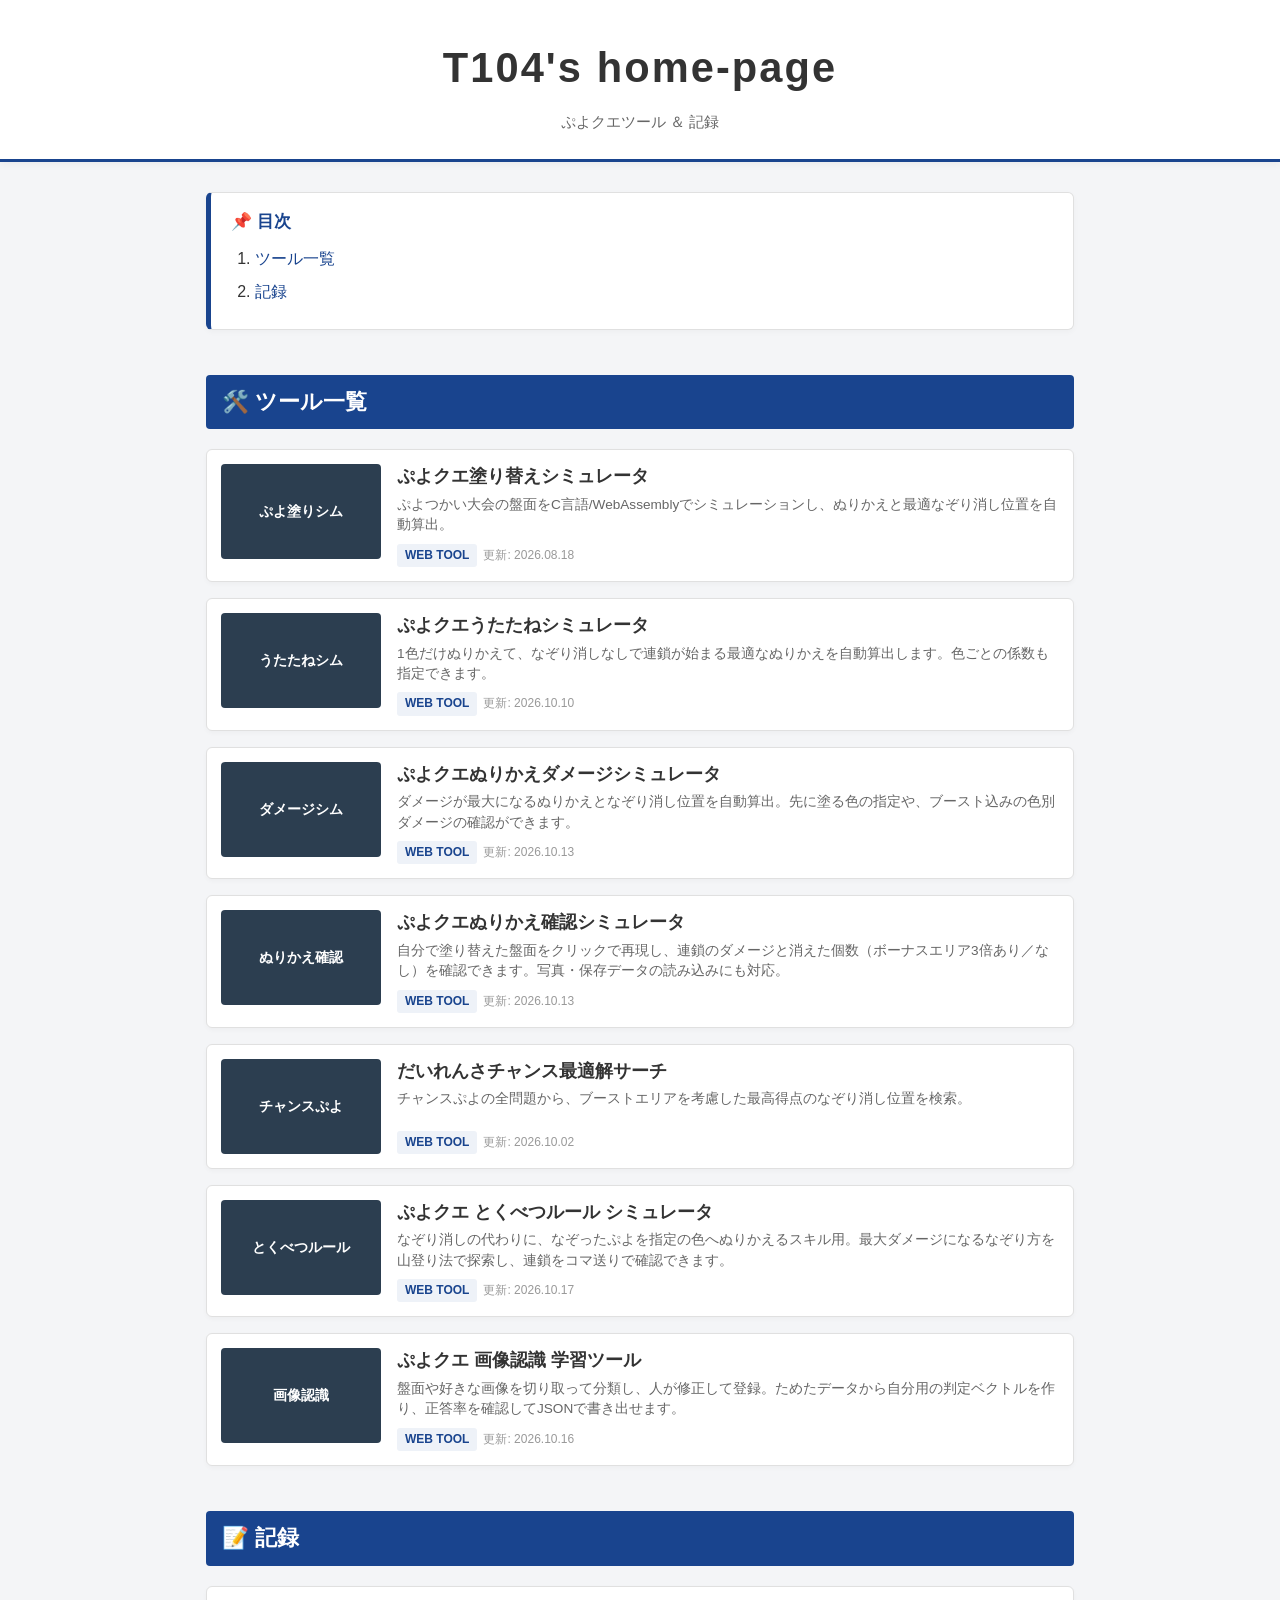
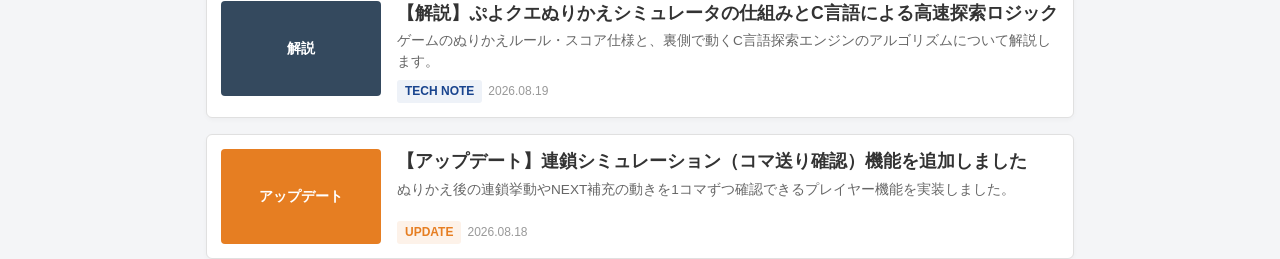
<file: index.html>
<!doctype html>
<html lang="ja">
<head>
    <meta charset="utf-8">
    <meta name="viewport" content="width=device-width, initial-scale=1.0, viewport-fit=cover">
  
    <title>T104's home-page</title>
    <meta name="description" content="ぷよクエ解析シミュレータなどのツール一覧および開発・攻略記事のポータルサイトです。">
    <meta name="keywords" content="ぷよクエ,シミュレータ,ツール,攻略">

    <!-- OGP (SNS共有設定) -->
    <meta property="og:type" content="website">
    <meta property="og:title" content="T104 home-page">
    <meta property="og:description" content="Webツール一覧と攻略・開発記録">
    <meta name="twitter:card" content="summary">

    <style>
        /* === 基本スタイル === */
        :root {
            --key-color: #19448e;
            --bg-color: #f4f5f7;
            --card-bg: #ffffff;
            --text-color: #333333;
            --sub-text: #666666;
            --border-color: #e0e0e0;
            --hover-border: #f6a068;
        }

        html {
            scroll-behavior: smooth;
        }

        body {
            margin: 0;
            padding: 0;
            background-color: var(--bg-color);
            color: var(--text-color);
            font-family: -apple-system, BlinkMacSystemFont, "Helvetica Neue", "Yu Gothic", YuGothic, Arial, sans-serif;
            line-height: 1.6;
        }

        a {
            text-decoration: none;
            color: inherit;
        }

        .wrap {
            max-width: 900px;
            margin: 0 auto;
            padding: 0 16px;
            box-sizing: border-box;
        }

        /* === ヘッダー（タイトル大きめ・色そのまま） === */
        header {
            background-color: #ffffff;
            border-bottom: 3px solid var(--key-color);
            padding: 35px 0 25px 0;
            text-align: center;
            box-shadow: 0 2px 8px rgba(0,0,0,0.05);
        }

        .site-title {
            margin: 0;
            font-size: 2.6em;
            font-weight: bold;
            color: var(--text-color);
            letter-spacing: 0.05em;
        }

        .site-description {
            font-size: 0.95em;
            color: var(--sub-text);
            margin-top: 8px;
        }

        /* === もくじ（各セクション最上部へのスムーズスクロール） === */
        .toc-container {
            background: var(--card-bg);
            border: 1px solid var(--border-color);
            border-left: 5px solid var(--key-color);
            border-radius: 6px;
            margin: 30px auto 20px auto;
            padding: 16px 20px;
            box-shadow: 0 2px 6px rgba(0,0,0,0.03);
        }

        .toc-title {
            font-weight: bold;
            font-size: 1.05em;
            color: var(--key-color);
            margin-bottom: 10px;
            display: flex;
            align-items: center;
            gap: 8px;
        }

        .toc-list {
            margin: 0;
            padding-left: 24px;
        }

        .toc-list li {
            margin: 8px 0;
        }

        .toc-list a {
            color: var(--key-color);
            font-weight: 500;
        }

        .toc-list a:hover {
            text-decoration: underline;
            color: var(--hover-border);
        }

        /* === セクション見出し === */
        h2.section-heading {
            font-size: 1.35em;
            color: #ffffff;
            background-color: var(--key-color);
            padding: 10px 16px;
            border-radius: 4px;
            margin: 45px 0 20px 0;
            display: flex;
            align-items: center;
        }

        /* === ブログカード風リンクリスト === */
        .card-list {
            display: flex;
            flex-direction: column;
            gap: 16px;
        }

        .blogcard {
            display: flex;
            background: var(--card-bg);
            border: 1px solid var(--border-color);
            border-radius: 6px;
            padding: 14px;
            transition: transform 0.2s ease, box-shadow 0.2s ease, border-color 0.2s ease;
            box-shadow: 0 2px 5px rgba(0,0,0,0.03);
        }

        .blogcard:hover {
            transform: translateY(-2px);
            box-shadow: 0 6px 15px rgba(0,0,0,0.08);
            border-color: var(--hover-border);
        }

        .blogcard-thumb {
            flex: 0 0 160px;
            height: 95px;
            background-color: #2c3e50;
            border-radius: 4px;
            margin-right: 16px;
            display: flex;
            align-items: center;
            justify-content: center;
            color: #ffffff;
            font-weight: bold;
            font-size: 0.9em;
            overflow: hidden;
        }

        .blogcard-thumb img {
            width: 100%;
            height: 100%;
            object-fit: cover;
        }

        .blogcard-content {
            flex: 1;
            display: flex;
            flex-direction: column;
            justify-content: space-between;
        }

        .blogcard-title {
            font-size: 1.1em;
            font-weight: bold;
            color: var(--text-color);
            margin: 0 0 6px 0;
            line-height: 1.4;
        }

        .blogcard:hover .blogcard-title {
            color: var(--key-color);
        }

        .blogcard-snippet {
            font-size: 0.85em;
            color: var(--sub-text);
            line-height: 1.5;
            margin: 0 0 8px 0;
            display: -webkit-box;
            -webkit-line-clamp: 2;
            -webkit-box-orient: vertical;
            overflow: hidden;
        }

        .blogcard-footer {
            font-size: 0.75em;
            color: #999;
            display: flex;
            align-items: center;
            gap: 6px;
        }

        .blogcard-tag {
            background: #eef2f8;
            color: var(--key-color);
            padding: 2px 8px;
            border-radius: 3px;
            font-weight: bold;
        }

        /* === フッター & SNSリンク === */
        footer {
            margin-top: 60px;
            background-color: #ffffff;
            border-top: 1px solid var(--border-color);
            padding: 30px 0 25px 0;
            text-align: center;
            font-size: 0.85em;
            color: var(--sub-text);
        }

        .footer-links {
            display: flex;
            justify-content: center;
            gap: 20px;
            margin-bottom: 12px;
            flex-wrap: wrap;
        }

        .footer-links a {
            color: var(--key-color);
            font-weight: 500;
        }

        .footer-links a:hover {
            text-decoration: underline;
            color: var(--hover-border);
        }

        .copyright {
            margin: 0;
            color: #888888;
            font-size: 0.9em;
        }

        /* === レスポンシブ対応 (スマホ表示) === */
        @media screen and (max-width: 600px) {
            .site-title { font-size: 1.9em; }
            .blogcard { flex-direction: column; }
            .blogcard-thumb {
                width: 100%;
                height: 140px;
                margin-right: 0;
                margin-bottom: 10px;
            }
        }
    </style>
</head>
<body>

    <!-- ヘッダー -->
    <header>
        <div class="wrap">
            <h1 class="site-title">T104's home-page</h1>
            <div class="site-description">ぷよクエツール ＆ 記録</div>
        </div>
    </header>

    <main class="wrap">

        <!-- 目次 -->
        <nav class="toc-container">
            <div class="toc-title">📌 目次</div>
            <ol class="toc-list">
                <li><a href="#sec-tools">ツール一覧</a></li>
                <li><a href="#sec-blogs">記録</a></li>
            </ol>
        </nav>

        <!-- =======================================================
             ① ツール一覧セクション
             ======================================================= -->
        <section>
            <h2 id="sec-tools" class="section-heading">🛠️ ツール一覧</h2>
            
            <div class="card-list">
                <!-- ツール1 -->
                <a href="puyotukai.html" class="blogcard">
                    <div class="blogcard-thumb">
                        <span>ぷよ塗りシム</span>
                    </div>
                    <div class="blogcard-content">
                        <div>
                            <h3 class="blogcard-title">ぷよクエ塗り替えシミュレータ</h3>
                            <p class="blogcard-snippet">
                                ぷよつかい大会の盤面をC言語/WebAssemblyでシミュレーションし、ぬりかえと最適なぞり消し位置を自動算出。
                            </p>
                        </div>
                        <div class="blogcard-footer">
                            <span class="blogcard-tag">WEB TOOL</span>
                            <span>更新: 2026.08.18</span>
                        </div>
                    </div>
                </a>

                <!-- ツール2 -->
                <a href="puyoyume.html" class="blogcard">
                    <div class="blogcard-thumb">
                        <span>うたたねシム</span>
                    </div>
                    <div class="blogcard-content">
                        <div>
                            <h3 class="blogcard-title">ぷよクエうたたねシミュレータ</h3>
                            <p class="blogcard-snippet">
                                1色だけぬりかえて、なぞり消しなしで連鎖が始まる最適なぬりかえを自動算出します。色ごとの係数も指定できます。
                            </p>
                        </div>
                        <div class="blogcard-footer">
                            <span class="blogcard-tag">WEB TOOL</span>
                            <span>更新: 2026.10.10</span>
                        </div>
                    </div>
                </a>

                <!-- ツール：ダメージ -->
                <a href="puyodamage.html" class="blogcard">
                    <div class="blogcard-thumb">
                        <span>ダメージシム</span>
                    </div>
                    <div class="blogcard-content">
                        <div>
                            <h3 class="blogcard-title">ぷよクエぬりかえダメージシミュレータ</h3>
                            <p class="blogcard-snippet">
                                ダメージが最大になるぬりかえとなぞり消し位置を自動算出。先に塗る色の指定や、ブースト込みの色別ダメージの確認ができます。
                            </p>
                        </div>
                        <div class="blogcard-footer">
                            <span class="blogcard-tag">WEB TOOL</span>
                            <span>更新: 2026.10.13</span>
                        </div>
                    </div>
                </a>

                <!-- ツール：ぬりかえ確認 -->
                <a href="puyokakuninn.html" class="blogcard">
                    <div class="blogcard-thumb">
                        <span>ぬりかえ確認</span>
                    </div>
                    <div class="blogcard-content">
                        <div>
                            <h3 class="blogcard-title">ぷよクエぬりかえ確認シミュレータ</h3>
                            <p class="blogcard-snippet">
                                自分で塗り替えた盤面をクリックで再現し、連鎖のダメージと消えた個数（ボーナスエリア3倍あり／なし）を確認できます。写真・保存データの読み込みにも対応。
                            </p>
                        </div>
                        <div class="blogcard-footer">
                            <span class="blogcard-tag">WEB TOOL</span>
                            <span>更新: 2026.10.13</span>
                        </div>
                    </div>
                </a>

                <!-- ツール3 -->
                <a href="chance.html" class="blogcard">
                    <div class="blogcard-thumb">
                        <span>チャンスぷよ</span>
                    </div>
                    <div class="blogcard-content">
                        <div>
                            <h3 class="blogcard-title">だいれんさチャンス最適解サーチ</h3>
                            <p class="blogcard-snippet">
                                チャンスぷよの全問題から、ブーストエリアを考慮した最高得点のなぞり消し位置を検索。
                            </p>
                        </div>
                        <div class="blogcard-footer">
                            <span class="blogcard-tag">WEB TOOL</span>
                            <span>更新: 2026.10.02</span>
                        </div>
                    </div>
                </a>

                <!-- ツール: とくべつルール -->
                <a href="tokubetu_rule.html" class="blogcard">
                    <div class="blogcard-thumb">
                        <span>とくべつルール</span>
                    </div>
                    <div class="blogcard-content">
                        <div>
                            <h3 class="blogcard-title">ぷよクエ とくべつルール シミュレータ</h3>
                            <p class="blogcard-snippet">
                                なぞり消しの代わりに、なぞったぷよを指定の色へぬりかえるスキル用。最大ダメージになるなぞり方を山登り法で探索し、連鎖をコマ送りで確認できます。
                            </p>
                        </div>
                        <div class="blogcard-footer">
                            <span class="blogcard-tag">WEB TOOL</span>
                            <span>更新: 2026.10.17</span>
                        </div>
                    </div>
                </a>

                <!-- ツール: 画像認識 -->
                <a href="ninnsiki.html" class="blogcard">
                    <div class="blogcard-thumb">
                        <span>画像認識</span>
                    </div>
                    <div class="blogcard-content">
                        <div>
                            <h3 class="blogcard-title">ぷよクエ 画像認識 学習ツール</h3>
                            <p class="blogcard-snippet">
                                盤面や好きな画像を切り取って分類し、人が修正して登録。ためたデータから自分用の判定ベクトルを作り、正答率を確認してJSONで書き出せます。
                            </p>
                        </div>
                        <div class="blogcard-footer">
                            <span class="blogcard-tag">WEB TOOL</span>
                            <span>更新: 2026.10.16</span>
                        </div>
                    </div>
                </a>
                
            </div>
        </section>

        <!-- =======================================================
             ② ブログ・考察記事セクション
             ======================================================= -->
        <section>
            <h2 id="sec-blogs" class="section-heading">📝 記録</h2>

            <div class="card-list">


                <!-- 記事2: 2026.08.19 C言語高速探索ロジック解説 -->
                <a href="news20260819.html" class="blogcard">
                    <div class="blogcard-thumb" style="background-color: #34495e;">
                        <span>解説</span>
                    </div>
                    <div class="blogcard-content">
                        <div>
                            <h3 class="blogcard-title">【解説】ぷよクエぬりかえシミュレータの仕組みとC言語による高速探索ロジック</h3>
                            <p class="blogcard-snippet">
                                ゲームのぬりかえルール・スコア仕様と、裏側で動くC言語探索エンジンのアルゴリズムについて解説します。
                            </p>
                        </div>
                        <div class="blogcard-footer">
                            <span class="blogcard-tag">TECH NOTE</span>
                            <span>2026.08.19</span>
                        </div>
                    </div>
                </a>
                
                <!-- 記事1: 2026.08.18 連鎖シミュレーション機能アップデート -->
                <a href="news20260818.html" class="blogcard">
                    <div class="blogcard-thumb" style="background-color: #e67e22;">
                        <span>アップデート</span>
                    </div>
                    <div class="blogcard-content">
                        <div>
                            <h3 class="blogcard-title">【アップデート】連鎖シミュレーション（コマ送り確認）機能を追加しました</h3>
                            <p class="blogcard-snippet">
                                ぬりかえ後の連鎖挙動やNEXT補充の動きを1コマずつ確認できるプレイヤー機能を実装しました。
                            </p>
                        </div>
                        <div class="blogcard-footer">
                            <span class="blogcard-tag" style="color: #e67e22; background: #fdf2e9;">UPDATE</span>
                            <span>2026.08.18</span>
                        </div>
                    </div>
                </a>
                
            </div>
        </section>

    </main>

</body>
</html>
</file>
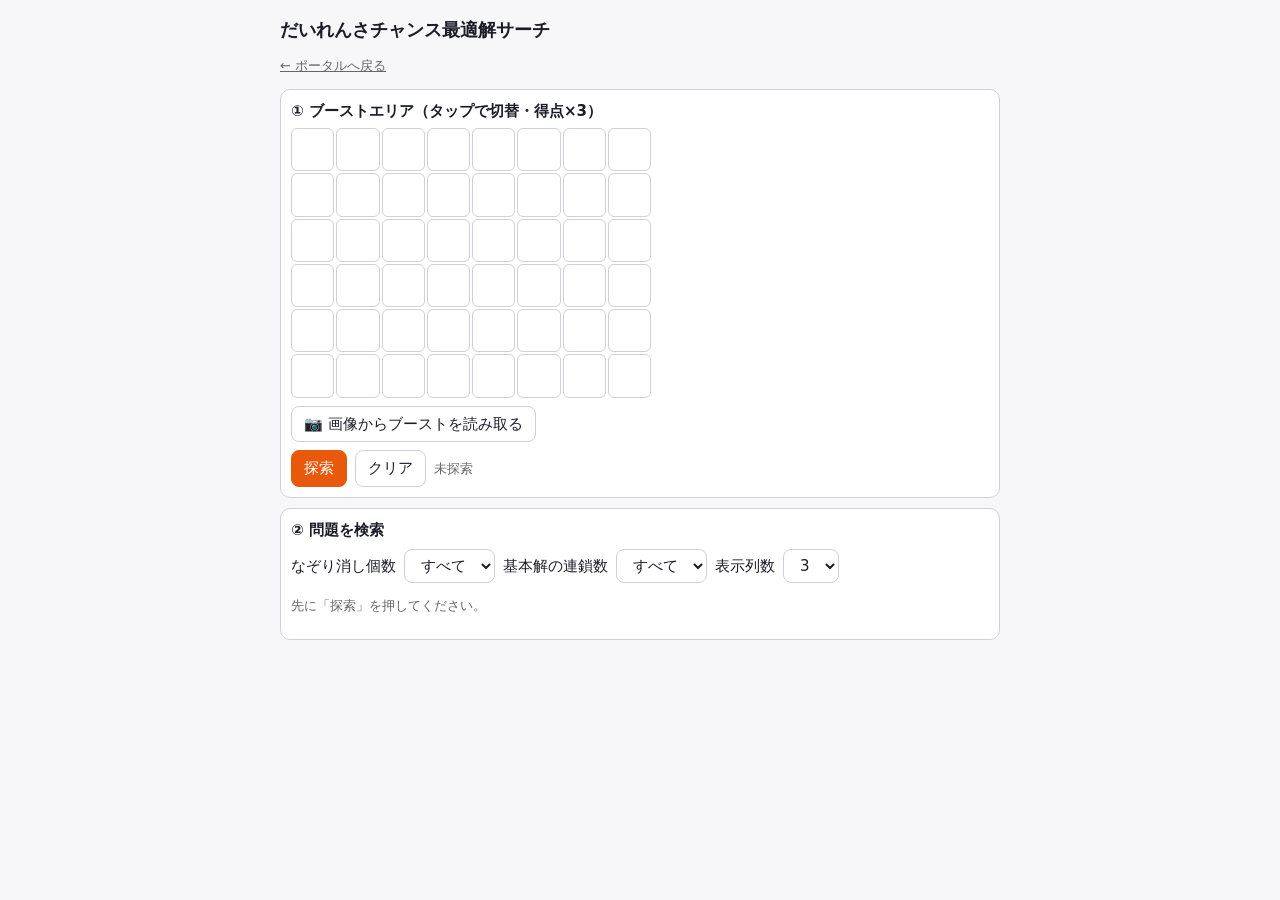
<file: chance.html>
<!DOCTYPE html>
<html lang="ja"><head><meta charset="utf-8">
<meta name="viewport" content="width=device-width, initial-scale=1, viewport-fit=cover">
<title>だいれんさチャンス最適解サーチ</title>
<link rel="stylesheet" href="css/base.css">
<link rel="stylesheet" href="css/board.css">
<style>
/* チャンスぷよ専用 */
.gr{display:grid;gap:6px;margin-top:8px}
.th{position:relative;border:1px solid var(--line);border-radius:8px;padding:2px;background:var(--card);cursor:pointer}
.th .bd{max-width:none;gap:1px}
.th .cell{border:0;border-radius:2px;cursor:pointer}
.th .cell.bo{box-shadow:inset 0 0 0 1px var(--orange)}
.th .pz{width:88%;height:88%}
.th .pz.t{outline-width:2px;outline-offset:0}
.cl,.pl,.mk{position:absolute;font-weight:700;opacity:.6;line-height:1;pointer-events:none;text-shadow:0 0 3px var(--card),0 0 3px var(--card),0 0 5px var(--card)}
.cl{top:3px;left:6px}.pl{top:3px;right:6px}.mk{bottom:3px;right:6px;opacity:.55}
.tag{color:var(--acc);font-weight:700}
</style></head><body>
<h1>だいれんさチャンス最適解サーチ</h1>
<p class="mut"><a href="index.html">← ポータルへ戻る</a></p>
<div id="main">
<div class="card"><h2>① ブーストエリア（タップで切替・得点×3）</h2>
<div class="bd" id="bg"></div>
<div class="row"><button id="pick">📷 画像からブーストを読み取る</button><input type="file" id="fi" accept="image/*" hidden><span class="mut" id="im"></span></div>
<canvas id="pv" hidden style="max-width:100%;border-radius:6px;margin-top:6px"></canvas>
<div class="row"><button class="p" id="go">探索</button><button id="clr">クリア</button><span class="mut" id="st"></span></div></div>
<div class="card"><h2>② 問題を検索</h2>
<div class="row">なぞり消し個数
<select id="sn"><option value="0">すべて</option><option>1</option><option>2</option><option>3</option><option>4</option><option>5</option></select>
基本解の連鎖数
<select id="sc"><option value="0">すべて</option><option>5</option><option>6</option><option>7</option><option>8</option><option>9</option><option>10</option></select>
表示列数<select id="cs"><option>2</option><option selected>3</option><option>4</option><option>5</option><option>6</option></select></div>
<div id="ls"></div></div>
</div>
<div id="dt" hidden>
<div class="card"><div class="row" style="margin:0 0 8px"><button id="bk">← 検索に戻る</button><button id="mb">最適解</button><button id="mv">基本解</button></div>
<div id="inf" style="margin-bottom:8px"></div><div class="bd" id="db"></div>
<div class="mut" style="margin-top:6px">太枠＋数字＝なぞり消しの位置（数字は順番）／橙背景＝ブーストエリア</div></div>
</div>
<script>
const W=8,H=6,N=48,COL={r:'#e5484d',b:'#3b82f6',g:'#22c55e',y:'#eab308',p:'#a855f7'};
// [ID, なぞり消し個数(正解ルートの長さ), 基本解の連鎖数, 盤面(上→下 8列×6行, .=空), 正解ルート(セル番号=行*8+列)] 出典: puyosim.com 大連鎖チャンス一覧(414問)
const D=[["C-5",1,5,"..y.......y.......gprb....gprb....pyprb..ggyprb.",[34]],["C-6",1,6,"......g.......g...brpyb...brpyb..brpygp..brpygbb",[38]],["C-7",1,7,".g.......g.......yrbgyp..yrbgyp..bgrbgypyygrbgyp",[33]],["C-8",1,8,"......g..yy...g.ygbrpyb.ygbrpyb.gbrpygp.gbrpygbb",[38]],["C-9",1,9,".p...yy..p..yggy.rgyprbg.rgyprbg.ypgyprbrrpgyprb",[33]],["C-10",1,10,".ppg.gr.pyypggr.ygbrpyb.ygbrpyb.gbrpyrp.gbrpyrbb",[38]],["BR-5",1,5,"...................pbgy....pbgy...rrpbgy.ryrpbgy",[42]],["BR-6",1,6,"..................gprby...gprby..yygprbyybygprby",[41]],["BR-7",1,7,".................pbgyrp.rpbgyrp.yrpbgyrprrpbgyrp",[32]],["BR-8",1,8,".............yy..byprgbygbyprgbyrgbyprgbggbyprgb",[32]],["BR-9",1,9,".....gg.....gbbg.yrbrpybpyrbrpybgpyrbrpyppyrbrpy",[32]],["BR-10",1,10,"....pyy..pppyggy.rgygbrgbrgygbrgpbrgygbrbbrgygbr",[32]],["D-5",1,5,".r.......p.......ybgy....prbgy...prbgy...prbgy..",[17]],["D-6",1,6,".b.......r.......pgypr...rbgypr..rbgypr..rbgypr.",[17]],["D-7",1,7,".g.......b.......ryprbg..bgyprbg.bgyprbg.bgyprbg",[17]],["D-8",1,8,".......r.......p.brpygbybrpygbrpbrpygbrpbrpygbrp",[23]],["D-9",1,9,"y.......g...rrr.bprbgyprgyprbgypgyprbgypgyprbgyp",[16]],["D-10",1,10,".gb.b..r.ggbb..pgyrpygbyyrpygbrpyrpygbrpyrpygbrp",[23]],["E-5",1,5,".................rgbpy...rrgbp...ygbpy...rgbpyy.",[33]],["E-6",1,6,".................pbrygp..ppbryg..gbrygp..pbrygpp",[33]],["E-7",1,7,"................gpybrgp.ggpybrg.rpybrgp.gpybrgpp",[32]],["E-8",1,8,"...............brgbpyrgbrrgbpyrgygbpyrgbrgbpyrgb",[32]],["E-9",1,9,"......gr.....rrgbygrpbygbbygrpbypygrpbygbygrpbyr",[32]],["E-10",1,10,".....byp..bbbppyrbgpyrgyrrbgpyrgybgpyrgyrbgpyrgp",[32]],["H-5",1,5,"....g......pgy.....bby....rgyb...ryrrb...pppgy..",[34]],["H-6",1,6,"...g......ygp....gybb....bbygr...ggrryr..gygppp.",[37]],["H-7",1,7,"...rg.....brrb...rbppg...ppbgy...rryyry..rbrgbbb",[37]],["H-8",1,8,"...prb....rpggp...yyrbg..gpryyg.gyggbpp.rrrprbp.",[33]],["H-9",1,9,"b.g.b...r.ppbg..ppygrr..ryrrgbp.rbbypprprbygbggg",[38]],["H-10",1,10,"..bp.r.p.rbpgg.y.byyrbggrgpryybygyggbppyrrbprbpy",[33]],["I-5",1,5,"..yb......by......bg......bgp.r...ygprr...yygppr",[11]],["I-6",1,6,".pgg.....gpb.....gyrg....gyrb....pyrbg...ppyrbg.",[10]],["I-7",1,7,".grr.....rgpg....rbyr....rbypg...gbyprg..ggbyprg",[10]],["I-8",1,8,"bp..r...pb.bbr..prgypr..prgypb..brgypb..bbrgypr.",[9]],["I-9",1,9,"......gp.rrr..pg.ypgbryg.ypgbrygrypgbrypypgbrypp",[14]],["I-10",1,10,"ry...gg.yr...bbgypbgyrpgypbgyrpbrpbgyrpbrrpbgyrp",[9]],["N-5",1,5,"..rb......bp.y....bpgy....brpy....rpgg....rpgy..",[11]],["N-6",1,6,".bgb.....gbrb....gryb....gbrp....bryyp...brypp..",[11]],["N-7",1,7,"..ypy.b...pygyy...pgrpb...pygrp...ygrpb...ygrpb.",[12]],["N-8",1,8,".rbryy...brprr...bpgbg...brpgby..rpgbgg..rpgbgy.",[11]],["N-9",1,9,"...rrpgb..rppypg..pbgyrg..bgyrbg.ppbgyrb.rpbgyrb",[13]],["N-10",1,10,"ypbb....pbrb...rpgrpybgrpygrpybgygrpybgrygrpybgr",[10]],["S-5",1,5,"..rr......rg.....bgpp....byyp....bypg...brpyg...",[35]],["S-6",1,6,".gr.....gpgr....pbbr....rrby....rbpyr...brpgyy..",[33]],["S-7",1,7,".rb.....rgry....gppy....yypbg...ypgbyg..pygrbygg",[33]],["S-8",1,8,".gyp....gpgr....pbbryy..rrbypp..rbpyrp..brpgyryy",[33]],["S-9",1,9,".bgyb...bybpgb..yrrpgg..pprgyy..prygpyb.rpybgpgb",[33]],["S-10",1,10,".rbg..y.rgryb.y.gppybbr.yypbggryypgbygrypygrbybr",[33]],["V-5",1,5,"........p..g....gggy....pbyr....ppbyr...bbyyrr..",[19]],["V-6",1,6,"....g......yy..p...ryggg...yrybp...rybpp..rryybb",[19]],["V-7",1,7,"yr.b....rbbgg...rrbgp...ypgpg...yypgp...ppggpp..",[20]],["V-8",1,8,"....r.pg...bbrrp...ybrpp..pbybyg.pyybygg.ppybbyy",[19]],["V-9",1,9,"by.p....ypprr...yyprg..pbgrgry.pbbgrggyyggrrgypp",[20]],["V-10",1,10,"g...r.pgg..bbrrprg.ybrpprgpbybygppyybyggrrpybbyy",[19]],["AE-5",1,5,".....p.b.....rrr.....ppp....ggyr....yybr...ggybb",[13]],["AE-6",1,6,"g.r.....bbp.....rrrpp...bpyyp...bgppy...ggpyp...",[10]],["AE-7",1,7,"...bg.p....rbyy...bbggg...yrrby..yrbbpy..yyrbpp.",[11]],["AE-8",1,8,"y.b.....ggr.....bbb...b.grppgybbgyrrpgyyyyrpggyb",[10]],["AE-9",1,9,".brgy.r..rbbgpp..bggyyy..rpbbgp.rpbggrp.rppbgrr.",[9]],["AE-10",1,10,"g.rp.y..bbpyyp..rrrppyr.bpyybgrrbgppybggggpybbgr",[13]],["AG-5",1,5,"...................y...r.y.b.prg.bypyrgr.bbppggp",[47]],["AG-6",1,6,"................yp...g..pbpy.r.gypbpgygryybbyyrr",[24]],["AG-7",1,7,".............brg..y..pbby.p.brpbpybyrprgppbbppgg",[21]],["AG-8",1,8,"r.......g.b.g...bbrbgy..bpggrp.ygrprybypggppbbpp",[28]],["AG-9",1,9,".......b..yrpy.r.bgbrbyyypbbrrgygypybgbrggppggrr",[25]],["AG-10",1,10,"g......pb.ypbrggyygbgyppyrbbggprbgrgrprybbrrppyy",[15]],["BW-5",1,5,"........................b.pgyyr.rbbpggy.bppgyrrr",[32]],["BW-6",1,6,"p.......y.......r.......yygrbbg.yppgrrb.pggrbggg",[16]],["BW-7",1,7,"......py......rg.....ppp.brrpbgg.rppbyygbbbrpbby",[14]],["BW-8",1,8,"....g.br....pggp....gbbb.yggbypp.gbbyrrpyyygbyyr",[12]],["BW-9",1,9,"rb.gp...pggpr...bbbgpp..ppybggy.prrybbg.ryybgyyy",[12]],["BW-10",1,10,"gy.pb.g.bppbggy.yyypbbg.bbryppr.bggryyp.grryprrr",[14]],["BX-5",1,5,".................r......ryr..p..ryybbpggybbppgpg",[46]],["BX-6",1,6,"..................b..by...gbbygyrrgppggyrgrggppg",[41]],["BX-7",1,7,".............p...by..y.pbrbyyrppbrrggryyrggrrypy",[46]],["BX-8",1,8,"..y.....y.b.....bygy.gr.bbpggrprggpbbpprgygppbbp",[41]],["BX-9",1,9,"..p.....p.by.yy.bpgpygr.bbyggrprggybbpprgygyybbp",[41]],["BX-10",1,10,"..r..bb.r.gpbpp.gryrpygbggpyygrgyypbbrrgypyppbbr",[41]],["BU-5",1,5,".............p...r.bpg...rbrpg...yrypg...ryybbg.",[41]],["BU-6",1,6,"..b.y.....bgp.p...gbp.g...gbgpg...gyrgr...yyrrg.",[46]],["BU-7",1,7,"....y.b...p.prb...g.pbr...gpgbr.pprgryr.pgprryy.",[41]],["BU-8",1,8,"g.p.....gbr.r...bgr.y...bgyry.rrbpbybryyppbbryry",[46]],["BU-9",1,9,"rr...y..yy.r.rg.ybrp.rg.bgyprpg.grgbpbygbgbrbbyy",[33]],["BU-10",1,10,"g.y...rrgpr.r.yypgr.prbypgprpygbpybpbgrgyybbrbgb",[38]],["A-5",2,5,".................byrpg...byrpg...pbyrpg..pbyrpg.",[33,41]],["A-6",2,6,"................gpbyrg..gpbyrg..ygpbyrg.ygpbyrg.",[32,40]],["A-7",2,7,"................yrgpybr.yrgpybr.byrgpybrbyrgpybr",[32,40]],["A-8",2,8,".............pp.rgpbyrgprgpbyrgpbrgpbyrgbrgpbyrg",[32,40]],["A-9",2,9,".pp......rrpp...rygbgrybrygbgrybygbgrybgygbgrybg",[39,47]],["A-10",2,10,".ggyy....yyggyy.ybrprpbpybrprpbpbrprpbprbrprpbpr",[39,47]],["AO-5",2,5,"...................brpyg...bbppy..rryygy..brpygg",[31,39]],["AO-6",2,6,"............y...prbgp...rbbppy..rprrggy.pprbgpy.",[24,32]],["AO-7",2,7,"................rbgyrpb.yggrrbb.yrbbyypprrbgyrpb",[24,32]],["AO-8",2,8,"..y......yyg....prbypyr.gbbpprr.gprrggyypprbgpyr",[24,32]],["AO-9",2,9,"...ggp....pgypp..bgrpgbr.bbrrggyppyybbrybprygbrr",[31,39]],["AO-10",2,10,".ppyyr...pryprr..gybrygbpggbbyyprrppggbpgrbpygbb",[31,39]],["BD-5",2,5,".................prbgy...yrbgy...yprbgy..pprbgy.",[25,33]],["BD-6",2,6,"................prbgyp..yrbgyp..yprbgyp.pprbgyp.",[24,32]],["BD-7",2,7,".................brpygbr.brpygbpbrpygbrpbrpygbrr",[31,39]],["BD-8",2,8,".........rrr.....pygbrpyrpygbrpgpygbrpygpygbrpyy",[31,39]],["BD-9",2,9,"....rrr....rbbb.yprbgyp.gprbgypbgyprbgypyyprbgyp",[24,32]],["BD-10",2,10,".pppg.g..rrrpgg..ygbrpygrygbrpybygbrpygbygbrpygg",[31,39]],["T-5",2,5,"..ggp.....rbb.....gry.....grr....gbyyy...gbppp..",[18,26]],["T-6",2,6,".yryp....gbry....pppb....gggb....yyyry...bbbry..",[20,28]],["T-7",2,7,"...brgr....rgyp...pybbb...pyppp..prgrrr..prgyyy.",[19,27]],["T-8",2,8,"rgrb....pygr....bbby....pppybyy.rrrgrbb.yyygrbyy",[19,27]],["T-9",2,9,"....brgr....rgyp.pppybbb.yybyppppbbrgrrryybrgyyy",[20,28]],["T-10",2,10,"pbpr....ygbpybb.rrrgbrg.yyygbyyypppbprrrgggbpggg",[19,27]],["BZ-5",2,5,"..pp......bry.....bryg....rybg....rybg....bbppg.",[28,36]],["BZ-6",2,6,"......rr.....pbg.....pbg....bgpb..yybgpbyybbrrgg",[29,37]],["BZ-7",2,7,"ggyy....ypbp....ypbp....pbpb....pbpbrr..yyggyyrr",[27,35]],["BZ-8",2,8,"....yygg...bpbpy...bpbpy..rgbpbp..rgbpbprryyggyy",[27,35]],["BZ-9",2,9,"bbggpp..gyryrb..gyryrb..yryrbr..yryrbr..ggbbggpp",[29,37]],["BZ-10",2,10,"..bbppyy.rygrgbr.rygrgbr.prygrgb.prygrgbbbppyyrr",[25,33]],["R-5",2,5,".b.g.....bgb.....pgpy....pbry....rppy....rrpgy..",[35,43]],["R-6",2,6,"....p.y..g..ypy..g..bpb..g..gyb..rgrrbg..rrprgg.",[36,44]],["R-7",2,7,"b.g..b..bgb..b..pgp..r..pbr..r..rpyybyb.rrygyyrr",[34,42]],["R-8",2,8,"g.y.....gyg..rg.ryr..rg.rgbrrgb.brppgbb.bbpypppb",[34,42]],["R-9",2,9,"g.y..pp.gyg..pr.ryr..rg.rgbrrgbpbrppgbbgbbpypppb",[34,42]],["R-10",2,10,"r.b.ppg.rbr.pgy.ybypgyr.yrpyyrpgpyggrpprppgbgggp",[34,42]],["F-5",2,5,".g.......by......rrpr....bgypr...bgypr...bgypr..",[17,18]],["F-6",2,6,".g.......by......rrprb...bgyprb..bgyprb..bgyprb.",[17,18]],["F-7",2,7,"p.......yr......ggbgyp..yprbgyp.yprbgyp.yprbgyp.",[16,17]],["F-8",2,8,".......g......yb.ygbrprrygbrpygbygbrpygbygbrpygb",[22,23]],["F-9",2,9,".......r.ggg..bpgyrpygyyyrpygbrpyrpygbrpyrpygbrp",[22,23]],["F-10",2,10,"b..g.gy.rg.ggyy.ppyprbpyrbgyprbprbgyprbprbgyprbp",[16,17]],["AL-5",2,5,"..bgy.....bgy.....pprr....rrbb....pbgy....pbgy..",[28,29]],["AL-6",2,6,"..rbp.....rbp....yyggb...ppyyg...rbpbg...rbpbb..",[25,26]],["AL-7",2,7,"..gbrb....gbrb...ppyyp...rrppy...gbrbyp..gbrbpp.",[25,26]],["AL-8",2,8,"...bgrbp...bgrbp..ppyygg..rrppyy..bgrbpg..bgrbpg",[26,27]],["AL-9",2,9,"rgbygb..rgbygb..yypprr..pprrbb..yrgbygb.yrgbygb.",[28,29]],["AL-10",2,10,"..yprypg..yprypg.bggbbrr.byyggbbbyprypgrbyprypgr",[26,27]],["BY-5",2,5,".....r......prgg....yybb....rryy....ggbb...ppprr",[28,29]],["BY-6",2,6,"..bb....yyrr....ggppg...ppbbg...ggyyr...bbggr...",[26,27]],["BY-7",2,7,"...ybb.....yrrpp...gyygg...gbbyy..grppgg..gryybb",[28,29]],["BY-8",2,8,"..bbg...yyrrp...ggppyg..ppbbyp..ggyyryp.bbggryp.",[26,27]],["BY-9",2,9,"...rpp....rgyybb..pbggrr.pgbppggpgbybbrrpgbyrrpp",[28,29]],["BY-10",2,10,"..bb..bbyyrr..rrggppyyppppbbggyyggyyrrppbbggbbrr",[26,27]],["AS-5",2,5,"........y.y.....y.p..r..pyp..g..bpbrrg..bbrggyy.",[45,46]],["AS-6",2,6,"..........g..p.p..b..r.p..pggrpr.bpbbyry.yyppgyy",[41,42]],["AS-7",2,7,"p.p.....y.y..b..yprp.r..ryrbby..grgrryr.ggbyypp.",[45,46]],["AS-8",2,8,"..b.rr.r..r.by.y..ybrpry..yrypyp.rpypgpg.ggppbgg",[41,42]],["AS-9",2,9,"r.rr.b..y.yb.r..yrprby..pypyryrbgpgpypggggbppbbb",[38,39]],["AS-10",2,10,"..g.bb.bpbb.gp.pyypgbrbpbbpbprpryyrpryryppprrgyy",[24,25]],["AF-5",2,5,".....b.p.....bry....rrbb....gryy....ggrp...gpppy",[38,39]],["AF-6",2,6,"......gr....gbgp....ybbp...gbypg...gypgg..gyrrrp",[37,38]],["AF-7",2,7,".....rp.....rrb.....ggry.yybbgbb.bbgppyb.yybgpyy",[28,29]],["AF-8",2,8,"......g....gyrp..g.pryyb.bgrgyppbppgpgbpgbbprgbb",[35,36]],["AF-9",2,9,"...b.rp...pyrrb..ppyggry.rbgyybbrbbgppybprrbgpyy",[26,27]],["AF-10",2,10,"...brrb..ggybbyp.pyrgbrygyygbgryprrrgbpygppygbpp",[43,44]],["BB-5",2,5,"......................pp.yyy.pbp.pggrbrb.gpgyrrb",[33,42]],["BB-6",2,6,"................yy.....yypy.bbgrprprgbryprrbggyy",[31,38]],["BB-7",2,7,".y.......y......bgb...ggyygb.gpgbrbrypypbbrrbyyp",[17,26]],["BB-8",2,8,".....yp.....yrp.rr..ryygryr.ggppypypbgbgyppgbbgg",[13,20]],["BB-9",2,9,".ygg.....ygrp...bgppr.ggyybbpgpgbrbrypypbbrrbyyp",[11,20]],["BB-10",2,10,"..br.yp..bbgyyp.yygbrrygyryrggpprprpbgbgrppgbbgg",[11,18]],["BT-5",2,5,"...gb.....ggrp....pbgr....bpyr....yypr....bypp..",[18,27]],["BT-6",2,6,"..yrgg....pgrg....rrbr....pgrb...ppygg...yygbb..",[21,28]],["BT-7",2,7,".gypbb...rpbpb...yyprp...rybpr...rggbb...rgbrr..",[21,28]],["BT-8",2,8,".rbgpp...ygpgp...bbgbg...ybpgyy..yrrpyb..yrppbby",[21,28]],["BT-9",2,9,"..ppgpyg..pypggy..gbgrby..ygrrby.bbppbgg.yybprgb",[18,27]],["BT-10",2,10,"bgybyy..gbbygyr.gprbpbr.gprrbgg.bbpyypp.pbrypgrr",[21,28]],["B-5",3,5,".................yprbg...gyprbg..gyprbg..gyprbg.",[25,33,41]],["B-6",3,6,"..................ygbrpy.ygbrpyg.ygbrpyg.ygbrpyg",[31,39,47]],["B-7",3,7,"................prbgypr.yprbgypryprbgypryprbgypr",[24,32,40]],["B-8",3,8,"......y......yy.ybgrprbyrybgrprbrybgrprbrybgrprb",[24,32,40]],["B-9",3,9,".....br...bbbrr.bprygyprybprygypybprygypybprygyp",[24,32,40]],["B-10",3,10,"..pp.yg.ppyyygg.ybgrprbgrybgrprbrybgrprbrybgrprb",[24,32,40]],["G-5",3,5,"....gg.....rrr.....pyb.....yby....ryby..pppybygg",[29,37,45]],["G-6",3,6,"..bbp.....ppgp....rgyg....yrgy....yrgy..bbyrgygg",[26,34,42]],["G-7",3,7,"...rgg....ryrrg...ypybp...pybpr...pybpr.yypybprg",[30,38,46]],["G-8",3,8,"..ggrr...grryy...pbypby..rpbypb..rpbypb.grpbypby",[25,33,41]],["G-9",3,9,"..bbyy....ppbbyy.pgrpgrb.grpgrby.grpgrbypgrpgrby",[31,39,47]],["G-10",3,10,"..ppgg..ppggrrp.gbyrbyrrrgbyrbyprgbyrbyprgbyrbyp",[24,32,40]],["Y-5",3,5,"..gb......ypb.....pgrb....pgpr....pypr...yygprb.",[18,26,34]],["Y-6",3,6,"....yg....yypy...ybrgp...brpgp...brpyp...brpgyy.",[21,29,37]],["Y-7",3,7,"...g..py...yg.gy...ybrgp..gbrpgp..ybrpyp.gybrpgy",[23,31,39]],["Y-8",3,8,"......rp..yyy.yp.ygpgbyr.gpgbryr.gpgbrpr.gpgbryp",[23,31,39]],["Y-9",3,9,"gy.y.y..gb.yybb.ybprgrb.ybyprgr.ygyprgr.gbyprgrb",[16,24,32]],["Y-10",3,10,"gy.y.yb.gb.yybb.ybprgrpbybyprgrpygyprgrpgbyprgrp",[16,24,32]],["AB-5",3,5,"...ppp.....ygb....rgbg....ygbg....ygbg....yrrrp.",[21,29,37]],["AB-6",3,6,"...bb.....ypy....gpyp....ypypr...ypyprr..ygggbbr",[20,28,36]],["AB-7",3,7,"...pp....y.bgy...bygbgr..bygbgy..bygbgy.bpprrry.",[19,27,35]],["AB-8",3,8,".g.bb....brpy.r..rpypry..rpypry.brpypry.bbgggbby",[20,28,36]],["AB-9",3,9,"...rr.br.p.gypgr.ypygypg.ypygypg.ypygypgyrrbbbrr",[19,27,35]],["AB-10",3,10,"gy.gg.b.gpbrpbr.pbrpbry.pbrpbrybpbrpbrybggyyyggy",[20,28,36]],["Q-5",3,5,".pr......gbr....gbyr....pgyb....pbgyr...pgybb...",[17,25,33]],["Q-6",3,6,".bg......pyg....pyrgp...bpryg...bypryp..bprypp..",[17,25,33]],["Q-7",3,7,".yp......brpr...brgpbr..ybgrpr..yrbgrb..ybgrbbr.",[17,25,33]],["Q-8",3,8,"..pg.br...gpbgy...gybpgy..ybgpyr.gygpygr.ppygpyr",[22,30,38]],["Q-9",3,9,".yp.yg...brpgy..brgpbyp.ybgrpby.yrbgrbgpybgrbgpp",[17,25,33]],["Q-10",3,10,".ybp.yb..ypbygr.ygprypgrgprygprbgbrgprgbygbrgprb",[22,30,38]],["U-5",3,5,"grb.....ybb.....bggg....yyrp....yggr....grppp...",[17,18,19]],["U-6",3,6,"g.p.....yrgg....ggyyy...yyrpb...yggrp...grpbbb..",[18,19,20]],["U-7",3,7,"....pg.r....rryb...bbbrr..ypgybb..pgyrrb.yyypgyr",[19,20,21]],["U-8",3,8,"....bprg..gggybb..rrrgyy..ybprby..bprggb.yyybprg",[18,19,20]],["U-9",3,9,"..ybpgyr..rrrbpp..yyyrbb..bpgypb.bpgyrrpyybypgyr",[18,19,20]],["U-10",3,10,"grpbyr..bbyggg..yygrrrb.ybrpbybrbggrpbybgrpbryrb",[19,20,21]],["Z-5",3,5,".....................y..p.rgybb.gggbbgggppprrryy",[37,38,39]],["Z-6",3,6,".........b......ggy.....pppygr.pggbbbgggyyrrrppp",[24,25,26]],["Z-7",3,7,"............p.g...byrpyyr.ppprrryyygggyyrrrbbbpp",[26,27,28]],["Z-8",3,8,".........y.b.g..ppbgprrygggrrbbbppyyypppbbgggyyy",[29,30,31]],["Z-9",3,9,"gp......rrb.p.g.gggyrpyyrrppprrryyygggyygggbbbpp",[16,17,18]],["Z-10",3,10,"...yg.yb.bypbrppggrrrbbbpppyyyppggbbbgggyyrrrbbb",[18,19,20]],["CB-5",3,5,".....................pyr..gbbggg..gpbrrrggbppyyy",[29,30,31]],["CB-6",3,6,"................grb..g..pppyygp.gggybpggrrrbbypp",[24,25,26]],["CB-7",3,7,"..........y.....pgy..brgyygrrpppggpbrgggpprbbrrr",[29,30,31]],["CB-8",3,8,".g......pry..r..bbb..rpbrrrggprrpppgybppgggyygbb",[16,17,18]],["CB-9",3,9,"r.g...b.ypg..gpyggp..rrrppybbpppyyrgbyyyrrbggbbb",[21,22,23]],["CB-10",3,10,"pgy..y.bbrb..yrpbbpppryyrrrggprrpppgybppgggyygbb",[18,19,20]],["AN-5",3,5,"..gbb.....yyyp....rrrb....ypbr....yggg....pppb..",[26,27,28]],["AN-6",3,6,"....r.....ggbyy...grbpp...rbrrp...rrbpr..gbyypr.",[35,36,37]],["AN-7",3,7,"...yy....grbpy...bbyypp..yybgpy..grrrgg..ggbgyg.",[43,44,45]],["AN-8",3,8,"ypp.....rgyg....rybbggy.gygpyyg.gbbpbyb.grrypbb.",[25,26,27]],["AN-9",3,9,".yp.rgg..gbbrgy.rbrryyg.ggbpbyb.gryypbb.rryppyg.",[44,45,46]],["AN-10",3,10,".bg.ryg..ggpprb.ybypyprpgyyrgrbbbrbyrgpbbrryygpp",[34,35,36]],["AH-5",3,5,"...b......pg......ggryg...ppbby...prgby...rrggy.",[11,18,19]],["AH-6",3,6,"...rpy.....bbpb...pbgpp...ryybb...rypgb...rppgg.",[11,12,19]],["AH-7",3,7,"..prb....grgg....rrygrg..ggppbb..gyrpbg..yyrrgg.",[11,12,20]],["AH-8",3,8,"....brp.....ggrg.gprgyrr.pbbppgg.pgbpryg.pggrryy",[12,13,20]],["AH-9",3,9,"....gbr.....yybyrypbypbbppggrryyprygrbpyrryybbpp",[12,13,20]],["AH-10",3,10,".gyprb..ryrryg..yybrggrgrrggppbbrbygprgbbbyyrrgg",[13,20,21]],["AM-5",3,5,".....rp.....bpp.....ryg....bygpp...ryryg...bbrgg",[29,30,37]],["AM-6",3,6,".pr......ppg.....gyrb...ppgybg..gyryrb..ggrggb..",[25,26,34]],["AM-7",3,7,"...b.......gppr...bygrr..bgprbyr.gygpggy.gyybpyy",[28,29,36]],["AM-8",3,8,"....by...r..pbr..py.prr.rppgpyyrpggbbppyrgryybyy",[28,29,36]],["AM-9",3,9,"..bybbr...ryygyr.bpbgyry.rppbbgg.pggbrgy.rgrybry",[21,22,29]],["AM-10",3,10,"rr....rrygybg.brgrbpbypbgyrrbppbgpppyggpyybyyrgb",[27,28,36]],["AX-5",3,5,".....pyr.....pyb....grry....ggry....pbpb...gpybb",[37,38,45]],["AX-6",3,6,".....brg.....bry....pggr...rppgr...rbyby.rrpbryy",[37,38,45]],["AX-7",3,7,".....rpb.....rpg...pybbp.b.pyybp.ppyrgrg.bbbrpgg",[37,38,45]],["AX-8",3,8,"...b.gby...p.gbp..bpryyb.ypbrryb.bprgpgp.yyygbpp",[37,38,45]],["AX-9",3,9,"...p.rpb.b.g.rpg.ypgybbp.ygpyybpypgyrgrgybbbrpgg",[37,38,45]],["AX-10",3,10,".brp.rpb.ryg.rpgrypgybbprygpyybpypgyrgrgybbbrpgg",[37,38,45]],["BM-5",3,5,"......b.......rr....p.py...gpprg...gbbry.ggpbryy",[22,30,31]],["BM-6",3,6,".....b......bpyg....ypgb...ryypp..rrbggb.rbbygbb",[28,36,37]],["BM-7",3,7,"....bb.....rrbyp...gyrpb...gbprr.rrgyypb.rgbypbb",[20,28,29]],["BM-8",3,8,".....byp..y..ryp.yrgbyrb.yrgrppr.rygbybb.rgbyyrb",[37,45,46]],["BM-9",3,9,"...rppbr..brgybr.byrygyp.byypggy.ybbpbrp.yrpbrpp",[27,35,36]],["BM-10",3,10,"...yggpy..pyrbpyprbybrbgrpbbgrrbrbpygpygrbygpygg",[19,27,28]],["CA-5",3,5,"...........p......rrbgg...ygpbg..ygyrpb..gyrpbg.",[27,34,41]],["CA-6",3,6,".r.p.....ppybr...pggrb...rpryb...rrpgy...ppgyb..",[13,20,27]],["CA-7",3,7,"....y.g...grbyy..yygppy..yrbgbg..rbpbgg..yrbpbb.",[10,19,28]],["CA-8",3,8,"p.g.....ggygp...gbbpbr..pypygbr.ppybygb.yybygbrr",[12,19,26]],["CA-9",3,9,".....y.r...bypyybbgrbggybgrypbprgrypgprrbgrypgpp",[11,20,29]],["CA-10",3,10,"r.ybbb..yybyrg..ygppggbbrpggyrgbrrpgpyrgppgpyrgb",[13,20,27]],["O-5",4,5,".gbp.....rbpy....bpyy....bpgb....rgyy....rrggy..",[19,20,27,28]],["O-6",4,6,".....rgy....prgb...bpprg...bgyrg...bppyb..bpyybb",[20,21,28,29]],["O-7",4,7,"....prpy...ggrpb...rpgrp...yygrp...bppybbbbpyybb",[19,20,27,28]],["O-8",4,8,"gypy....rypbb.b.ypbyp.b.ypbgg.b.rgyyr.r.rrggyrrb",[19,20,27,28]],["O-9",4,9,"gypy....rypbb...ypbygpp.ypbgypbprgyyrbrbrrggyrrb",[19,20,27,28]],["O-10",4,10,"prbr...ggrbyy.ggrbyrpgbbrbyprbybgprrgygyggpprggy",[19,20,27,28]],["AJ-5",4,5,".bgr.....bgy.....pby.....bggrr...bgbyr...pppgy..",[25,26,33,34]],["AJ-6",4,6,".....byg...y.pyg...y.pgr...bbybb..ybpgyy..ypyrrr",[30,31,38,39]],["AJ-7",4,7,"bgr.....bgy.....pbyb....rrgrbb..ggbyrgbgpppgyrgg",[24,25,32,33]],["AJ-8",4,8,"gyb.....gyp.....rgprrr..bbybggrgyygpbygyrrrypbyy",[24,25,32,33]],["AJ-9",4,9,".....yrp..bb.brpbbgggbpgpgppyryyrprybprrrrybrggg",[30,31,38,39]],["AJ-10",4,10,"ypg.gg..yprgrrg.byrbbbrrggpgyybyppyrgpypbbbprgpp",[24,25,32,33]],["BA-5",4,5,"..b.....r.yy....p.rg....bbgyy...brggyg..ppprgg..",[26,27,34,35]],["BA-6",4,6,"..gp....b.pr....r.bypr..ggbbrr..gbpppy..rrrbyy..",[26,27,34,35]],["BA-7",4,7,"..by....r.yp.b..p.rgyb..bbryppp.bryrygb.ppprggb.",[26,27,34,35]],["BA-8",4,8,"y...bp..gbp.gg..bbp.brg.ppbbrrg.byyryyp.gggyrrpp",[28,29,36,37]],["BA-9",4,9,"b..gyg..rp.pppr.pp.ggyy.gggpgryrpbbypyrgrrrbyygg",[19,20,27,28]],["BA-10",4,10,"r..bgbprpy.yyygryy.ppggrbbbggpppyrrgygrbppprggbb",[19,20,27,28]],["W-5",4,5,"....y......yb.....yrbp....rgrr....gbpy.prrggpbpp",[28,29,36,44]],["W-6",4,6,"...p.p.....gpb....rgbr....bbyrb.r.prgyrbrrgryyrb",[26,27,35,43]],["W-7",4,7,"..y.y.....ryb..g..prbp.g.rpgrr.grpgbpygprpggpbpp",[28,29,36,44]],["W-8",4,8,"bgp.p...pgbpg...gbrbgr..gprybb..prygrp.rpryyrgrr",[28,29,36,44]],["W-9",4,9,"...y.ybrg..byrbyg.pbrprbg.rrgpybpgypbgpyppbpggpy",[26,27,35,43]],["W-10",4,10,"g..y.ybrgy.byrbyygpbrprbygrrgpybpyypbgpyppbpggpy",[26,27,35,43]],["X-5",4,5,"....g.....bbry....rygp...yybgg...bryrp...yrrpp..",[13,12,19,18]],["X-6",4,6,"..pg......yrbb....bgyr...pggbyy..pbryrb..bbprry.",[10,11,20,21]],["X-7",4,7,"....gp....bbryp...rygby..ggbggy..brgrbpy.grrpbby",[13,12,19,18]],["X-8",4,8,".pyb....gpgprr..pyrbgp..pgbbrbb.gyrpbpr.grryppb.",[10,11,20,21]],["X-9",4,9,"....yrb..yggbpbp.rbpygrb.rygyypbrgbybgrprybbrggp",[13,12,19,18]],["X-10",4,10,".r..rgy.ygppybybygybrpgygyrprrbygpbrbpgbyrbbgppb",[13,12,19,18]],["AA-5",4,5,"............bgyr...pbrgg...pggrr...byyyg...bppgg",[23,22,29,28]],["AA-6",4,6,"p..yy...pgbry...bbggp...pgbbp...bpyrr...bbppr...",[16,17,26,27]],["AA-7",4,7,"rpgyy...rrppb...pggrr...prygg...gpybrr..ggbbpp..",[17,18,27,28]],["AA-8",4,8,"b.pg....byygbr..ybgyry..ybgbypr.pyyyppr.ppbbyyp.",[34,35,44,45]],["AA-9",4,9,"..gypb.y.grgprry.gprggyr.bggrpyr.ppbyprb.pbbyybb",[21,20,27,26]],["AA-10",4,10,".yygbr.g.ypybppg.rgppbgpbbgryygpggyygbprbbrrggrr",[29,28,35,34]],["AI-5",4,5,"........ggb.....ppb.....pygyr...ygybyy..pybyrrr.",[25,32,41,34]],["AI-6",4,6,"........rrp.....ggp.....gbrbyyp.brbpbby.gbpbyppp",[25,32,41,34]],["AI-7",4,7,"........bbr.....yyr...bbygbgpprbgbgrggprygrgprrb",[25,32,41,34]],["AI-8",4,8,".......ybbr...yyyyr..yggygbgpprggbgrggprygrgprrg",[25,32,41,34]],["AI-9",4,9,"bg......bbg..ypprrbggyggrypprprgyprryrprryypryrg",[30,37,46,39]],["AI-10",4,10,".bb...gbppybbgbbggyggbrrgrprppyrrpryrrpygryrpyyr",[25,32,41,34]],["AU-5",4,5,".b......gg......rr.y....bgbp.y..grbryp..ggrrppy.",[9,16,17,25]],["AU-6",4,6,"......b.......rr..b.b.yy..p.gbrbpbgbybyrppggyyrr",[14,22,23,30]],["AU-7",4,7,"......r...r...bbp.p.r.ggpry.brbrypbrgrgbyybbggbb",[14,22,23,30]],["AU-8",4,8,"b.....p.bpp...rrbyy.p.ggybg.rprpgyrpgpgrggrrggrr",[14,22,23,30]],["AU-9",4,9,"y.b...b.ybry..ggyrbyy.pprypbgbgbprgypbpgppggppgg",[14,22,23,30]],["AU-10",4,10,"r.yg..y.rygrggpprgyrrgbbgrbypypybgprbybpbbppbbpp",[14,22,23,30]],["AY-5",4,5,".......r.......y....ygpy...ygpbb..ygpbrb.ygpbbrr",[15,23,31,39]],["AY-6",4,6,"p.......g.......gybgp...rrybgp..rprybgp.pprrybgp",[8,16,24,32]],["AY-7",4,7,".......r...rr..y..rbygpy.rbygpbb.bygpbrbbygpbbrr",[15,23,31,39]],["AY-8",4,8,"r......ry....y.rypgy.pypbbpgyrpybrbpgyryrrbbpgyp",[8,16,24,32]],["AY-9",4,9,"g.y....ggyr.y..rbrbyrpbrrbgrpbyyrgrpbygybrpbyygg",[15,23,31,39]],["AY-10",4,10,"b..bbg.bp.bgbpgbprypgrprggrypbrpgbgrypbpbbggrypr",[8,16,24,32]],["BE-5",4,5,"g.......y.......ygg.p...ygbrp...byrpr.b.bbrprrb.",[38,46,45,44]],["BE-6",4,6,".......b...r...g...r.bbg.rpbbybg.rrgrbgy.ppprbyy",[25,33,34,35]],["BE-7",4,7,"r.......b.b.b...brrbg...brprgb.ypbrgryyppprgypyp",[39,47,46,45]],["BE-8",4,8,"g......py..r.r.rp..brpprpypbpbprygrpbprbyyggbpbb",[16,24,25,26]],["BE-9",4,9,"p.y.y..gryryr..yrpprb..prpbpbpypbrpbprgybbpbggyy",[23,31,30,29]],["BE-10",4,10,"ry.b.b.gbr.ybybyyrgryggyyyppgpgybrygpgypbbrrpgpp",[9,17,18,19]],["BG-5",4,5,"...p.......y......pgy....pgbby..pgrrrby.grppyyb.",[42,43,44,45]],["BG-6",4,6,"...gg......yp.....ypbg...yprrbg..prpppb.yrggyypb",[42,43,44,45]],["BG-7",4,7,"..rgg.....rpy....rgbpy...gbrrpy.rbppprp.bpyyggry",[42,43,44,45]],["BG-8",4,8,"y.pgg...rpgyb...ryybyg..prbggy..pbgbbby.rgpprrby",[42,43,44,45]],["BG-9",4,9,"...bby.g..yrgbyp..bgrggpyygbbrpyygrrrbrygrppyybp",[42,43,44,45]],["BG-10",4,10,"r.bppg..gbpryb.ggrryrpggbgypprbbbypyyyrbgpbbggyr",[42,43,44,45]],["BI-5",4,5,"....g.p.....brr....bygr....ybggp...yybrp...bbgrp",[28,29,37,38]],["BI-6",4,6,"...........rb.y....prpp..gpgrbpy.ggpgbby.pprggpy",[35,36,44,45]],["BI-7",4,7,"...p.....r.pr...bppggy..rryygry.rbbgprr.byygppyy",[35,36,44,45]],["BI-8",4,8,"...p.....rpgpg..bpyyrgg.rrgpgyy.rbbpprrybyyggryg",[26,27,35,36]],["BI-9",4,9,"....gpp..y..pbprpgggyybryybrggyryppbrgbbpbbrrybr",[28,29,37,38]],["BI-10",4,10,".gbgby...brbgggpybppyyypggpggrrpgyyrpggryrrppgrp",[17,18,26,27]],["BJ-5",4,5,"......p......gyp....pprr..g.gypy..bgbbpy..bbpprr",[20,21,30,38]],["BJ-6",4,6,".g......gby.....yyrry...brbyry..brpprr..yyggppr.",[19,18,25,33]],["BJ-7",4,7,"......r......bpr..bbyybbg.ggbpypygyyggypyyggrrbb",[20,21,30,38]],["BJ-8",4,8,".r......rpb....rbbyybbprpypbpprppyggyyrybbrrggyy",[19,18,25,33]],["BJ-9",4,9,".r....y.ygrrrpgyygppbbppgyggpgbgbybbrrbgbbrryypp",[20,21,30,38]],["BJ-10",4,10,".r..bbggrpbbggrbbbyyrrpbpyprppbppyggyybybbrrggyy",[19,18,25,33]],["BK-5",4,5,"pp......bgyr....bpbb....gpry....gbpyr...gbpyr...",[17,25,18,19]],["BK-6",4,6,"....p.bb....grpy....yyby...prgbp...grbyp.ppgrbyp",[20,21,22,30]],["BK-7",4,7,"....y.gg....ybrp...yppgp...rbygr.yyrbgpryrrybgpr",[20,21,22,30]],["BK-8",4,8,"bb.g....yprgg...ybyyb.g.pbgrbgp.pybrpbb.pybrgppg",[17,25,18,19]],["BK-9",4,9,"....y.gg.b.yybrp.ybgppgpyrygbygrbggrbgprbrrybgpr",[20,21,22,30]],["BK-10",4,10,"bb.g..y.yprggyrgybyybrgypbgrbgprpybrpbbrpybrgppy",[17,25,18,19]],["J-5",5,5,"yp.g....rgbg....rpgb....pgrr....rgpr....ryyybb..",[25,33,26,27,35]],["J-6",5,6,"....g.py....gbgr....bgpr....rrgp..yyrpgryybbyyyr",[28,36,29,30,38]],["J-7",5,7,".............prryy..prbbggbbggprbbyygbprggpprrrb",[28,36,29,30,38]],["J-8",5,8,"....r.br....rbrypp..yrbyggbbggpbbbppgypyggyyrrry",[28,36,29,30,38]],["J-9",5,9,"..gg....ppyy.prrbbggprbbggppgpprbbyygbprggpprrrb",[28,36,29,30,38]],["J-10",5,10,"..ggr.brppyyrprybbggprbyggppgppbbbyygbpyggpprrry",[28,36,29,30,38]],["K-5",5,5,"..........ybrg....ybrp...brpyg...ybrgpg..ybrgpp.",[25,26,27,28,29]],["K-6",5,6,"..........rypbg...gypbg...rbgyp..rgrypbg.ggrypbg",[26,27,28,29,30]],["K-7",5,7,"..pb.gg...pbryb..ggpggy..yyyrgy..pbrgby..pbrybb.",[17,18,19,20,21]],["K-8",5,8,"..pp.yb...grgyb..yrppbpp.grpgrrr.grypgyb.gyyrgyb",[19,20,21,22,23]],["K-9",5,9,".yr.bbr..yrpgpy.bbybbgp.gggpbgp.yrpbrgpyyrpgrryy",[16,17,18,19,20]],["K-10",5,10,"brbb.ry.bypgpry.ypgbbybbypgbpgggypgrbprybbrrgpry",[19,20,21,22,23]],["BV-5",5,5,".........rbbp...rrbpp...yygbg...rggrp...yyrggp..",[32,33,34,35,36]],["BV-6",5,6,"...rr....gyyg...bgygg...yygyrr..bbpypr..gbgppg..",[24,25,26,27,28]],["BV-7",5,7,"yrbpp...yrbbr...ppprr...rrggpp..pygbgp..ryrggr..",[24,25,26,27,28]],["BV-8",5,8,"ypyyp...prbpy...prbpbb..pygbgp..yyrggy.brggpypbb",[41,42,43,44,45]],["BV-9",5,9,"rbrrb...bgybrg..bgybyy.gbppybp.grrpypbgygrgppryy",[25,26,27,28,29]],["BV-10",5,10,".rggyb.bgpbygp.bbbryrrbpbpbrbyppggrbrggrpgpbbgrr",[34,35,36,37,38]],["L-5",5,5,"...................yb.rg.y.brrgy.pypybygyppbbyrg",[27,36,45,38,31]],["L-6",5,6,".........g.......y.gb.rggy.brrgyypgpybygyppbbyrg",[27,36,45,38,31]],["L-7",5,7,"......gg......yygr.bg.byrgrry.ybgybypgpbgrybbppb",[24,33,42,35,28]],["L-8",5,8,"bb......rr.yy.y.rb.bgyrgbr.yrrgrbpbpygygbppggyrg",[27,36,45,38,31]],["L-9",5,9,"gg..r.r.bb.pprprbg.gypbygb.pbbybgrgrpypygrryypby",[27,36,45,38,31]],["L-10",5,10,".yyggpp.ygypprb.prgbrrgbrprrgbbgpgbgyrygprgbbyyg",[24,33,42,35,28]],["M-5",5,5,".....rr.....ppy....pbgry...bgyry...bgygy...bgypg",[29,37,45,38,47]],["M-6",5,6,".....rr....pppy....rbgry..rbgyry..rbgygy..rbgypg",[29,37,45,38,47]],["M-7",5,7,"...y.pp....byyg...bprbpg..prbgpg..prbgbgbbprbgyb",[29,37,45,38,47]],["M-8",5,8,"...p.rr...bbppy..byrbgry.yrbgyry.yrbgygybyrbgypg",[29,37,45,38,47]],["M-9",5,9,".bb.r....prrggg.pbygbprgpbpygbprpypygbpryrpygbpr",[26,34,42,33,40]],["M-10",5,10,"rrry.pp.bybryyg.bbgprbpgygprbgpgygprbgbgygprbgyb",[29,37,45,38,47]],["P-5",5,5,".....gr......byr.....pbr....yppy..pppyby.pgggrby",[21,28,29,30,37]],["P-6",5,6,".by.....bpg.....bgr.....prrpbb..pgprrrb.pgbyyyrb",[18,25,26,27,34]],["P-7",5,7,".....ry......pby..rrrgpy.ryybggb.ygggbpbygrrrypb",[21,28,29,30,37]],["P-8",5,8,".pb.....pgr.gg..prybbbg.gyygppb.grgyyypggrpbbbyp",[18,25,26,27,34]],["P-9",5,9,"..rr.pg..ryyryrg.ypppbyg.pggrbbrygbbbryrgbpppgyr",[21,28,29,30,37]],["P-10",5,10,".rg..pybrybppbpbrbpgggbyyppyrrgyybypppryybrgggpr",[18,25,26,27,34]],["AC-5",5,5,"....r......rpby....pbgy....pbyg...rypbg..yyryygy",[41,42,35,44,45]],["AC-6",5,6,"....p......pgpb....gprb...ygpbr.yypbgpr.ybbpbbrb",[41,42,35,44,45]],["AC-7",5,7,"....g......grgrp...rgyry..brgryybbgprgppbppgpprp",[41,42,35,44,45]],["AC-8",5,8,"...g....brgrg...prpgrby.pprgrybybbgrpgybbrppgppb",[42,43,36,45,46]],["AC-9",5,9,"...p...rygpgp.ryrgrpgbyyrrgpgrbbyypgbprbygbbpbby",[42,43,36,45,46]],["AC-10",5,10,"pgggy...bppybyrgbbrbyprprrgbyrpprpyrbyggbrryrrrg",[41,42,35,44,45]],["AP-5",5,5,"......pb......bp....ybrp...ybrgp..ybrgbb..byrggb",[14,21,28,35,42]],["AP-6",5,6,"......gp......pg...bgpyg..bgpyrg.bgpyrpp.bpgyrrp",[14,21,28,35,42]],["AP-7",5,7,"rg......gp.bp...gypgbp..gbypgb..rrbypgp.rbbygpbp",[9,18,27,36,45]],["AP-8",5,8,"by......yr.prrp.ypryprb.ygprypb.bbgpryr.bggpyrbb",[9,18,27,36,45]],["AP-9",5,9,".g....bpygr.p.ybgprpbygbgypbygrbyrbygrppyrybgrrp",[14,21,28,35,42]],["AP-10",5,10,".gb.b.rgbgrbybgrgyrypgyrgbypgyprbrpgypggbrgpyppg",[14,21,28,35,42]],["AQ-5",5,5,"....y...r.bpy...rrpbb...ppggb...rgpyy...rrggg...",[24,32,40,33,42]],["AQ-6",5,6,".b.py....pbgg...rggbb...rppyb...bbpygg..brrpyy..",[9,17,25,18,27]],["AQ-7",5,7,"..r.bgp...gyppg...ppgbgp..ggyypp..rrbygg..rybbgp",[30,38,46,37,44]],["AQ-8",5,8,".gb...r..gypryy..rrrggyr.yyypppr.ggbggry.bbppgrr",[30,38,46,37,44]],["AQ-9",5,9,"y.r.b...gyppg..pgypbrggggygbrryprrggbyppgrpppryy",[26,34,42,35,44]],["AQ-10",5,10,"y.r.bgr.byppbggpbypggbbgbyrgrryprrbbgyppbrbpbryy",[26,34,42,35,44]],["AW-5",5,5,"..rr......ggp.....gbypp...bbgbp...rpbby...ggryy.",[10,19,26,35,42]],["AW-6",5,6,"...bp.....bgbr....ypryy..yprrby..ggpybb..yygryy.",[13,22,29,38,45]],["AW-7",5,7,"..bpr....bypyry..ypbryy..ypygbb..pyrbgb..brgbgg.",[11,20,27,36,43]],["AW-8",5,8,"....r.....bprby..bgpyypprrprpypbggpyppbprrgbbrpb",[14,23,30,39,46]],["AW-9",5,9,"....r.bgp.p.rbbrpggyypprgpbrbpbrbgrppbgbbbyyggbr",[14,21,30,37,46]],["AW-10",5,10,"..bbb.rygpppyybyrgryrbybprpryrbrppyprgrgggrrpbgg",[11,20,27,36,43]],["AZ-5",5,5,".b.......pr......rbbb....rppyy..brbgyg..pppbggy.",[18,19,20,27,26]],["AZ-6",5,6,".py......gry.....ypppy...yggyb..pypryb..gggprrbb",[18,19,20,27,26]],["AZ-7",5,7,"bbr.....pygr....rrbbbr..ryppry..yybgry..pppbggyy",[18,19,20,27,26]],["AZ-8",5,8,"rr......ygp..pp.pgrrrgb.ppyypbb.ggrbpggbyyyrbbbg",[18,19,20,27,26]],["AZ-9",5,9,"ppy.y...gbryryb.yyppprg.ybggyrg.bbprbbrggggprrbg",[18,19,20,27,26]],["AZ-10",5,10,"yyg.pp..brpgggbyggyyypyygrbbgrpbrryprrybbbbypprb",[18,19,20,27,26]],["BF-5",5,5,".......p.....ryr...gbryr...brggr...gbypp..ggbryp",[15,23,31,30,29]],["BF-6",5,6,"p.......ryr.....ryrbgp..rggrbg..ppybgp..pyrbgpp.",[8,16,24,25,26]],["BF-7",5,7,".......g.....yby.bprpyby.prpyrry.bprpbggbbprpybg",[15,23,31,30,29]],["BF-8",5,8,"g.......yby....rybyprpbryrryprpbggbprpbrgbyprpbr",[8,16,24,25,26]],["BF-9",5,9,"b......bgbbb.grggrypygrgrypygppggrypyrbbgrypygrb",[15,23,31,30,29]],["BF-10",5,10,"r...rrrbbpbrbbbybpbgygpybyybgygprrpgygpyrpbgygpy",[8,16,24,25,26]],["BO-5",5,5,"y.......b.......g.....rry....rprpbbbgpgpryyybggp",[8,16,24,32,40]],["BO-6",5,6,".......rrr.....pggr....rgygr...bybybpppgybbprrry",[15,23,31,39,47]],["BO-7",5,7,"g.......r.....bbb.p.pbyyg.ppbyryyrrrgrgrpgggrggr",[8,16,24,32,40]],["BO-8",5,8,".......ggg...p.bppgrprpgprpgrrpyryrybbbpryybgggr",[15,23,31,39,47]],["BO-9",5,9,"r.p.....ypbpp.yypbgbgybbrbggybgbbyyyrgrggrrryrrg",[8,16,24,32,40]],["BO-10",5,10,"gg.g.y.gbbgyypybppbrprpgprpbrrpyryrybbbpryybgggr",[15,23,31,39,47]],["BP-5",5,5,"....brr....gryp....gbbp....gbpy...gbggy...bbrpy.",[20,21,28,36,37]],["BP-6",5,6,".yypg....gbyg....grpr....bgprg...brrprg..bgyppr.",[18,19,27,34,35]],["BP-7",5,7,".....rpp.....pgy.gyb.rby.gyb.ryg.gybrbbggybrrpyg",[21,22,29,37,38]],["BP-8",5,8,"ggy...y.brgb..y.bpyp..y.rbypbrr.rppypbryrbgyypbr",[17,18,26,33,34]],["BP-9",5,9,"....brpp.bbbypgy.rrrbrby.ggybrygrgybrbbggybrrpyg",[21,22,29,37,38]],["BP-10",5,10,".gggpygg.pppbgrb.yyypypbgrrbpybryrbpypprrbpyygbr",[21,22,29,37,38]]];
const mir=t=>{let o='';for(let r=0;r<6;r++)o+=t.slice(r*8,r*8+8).split('').reverse().join('');return o;};
const mk=(id,n,ch,b,route,m)=>({id,n,ch,b,route,m,a:Uint8Array.from(b,c=>'.rbgyp'.indexOf(c))});
const P=[];
for(const [id,n,ch,b,route] of D){P.push(mk(id,n,ch,b,route,0));const mb=mir(b);
 if(mb!==b)P.push(mk(id,n,ch,mb,route.map(i=>(i&~7)|(7-(i&7))),1));} // 左右反転版（正解ルートも反転）
const NB8=[],NB4=[],POW=[];
for(let i=0;i<N;i++){POW[i]=2**i;NB8[i]=[];NB4[i]=[];const r=i>>3,c=i&7;
 for(let dr=-1;dr<=1;dr++)for(let dc=-1;dc<=1;dc++){if(!dr&&!dc)continue;const R=r+dr,C=c+dc;
  if(R<0||R>=H||C<0||C>=W)continue;NB8[i].push(R*W+C);if(!dr||!dc)NB4[i].push(R*W+C);}}
const wk=new Uint8Array(N),seen=new Int32Array(N),er=new Int8Array(N);let stamp=0,RS=0,RC=0,CL=0;
function fall(){for(let c=0;c<W;c++){let w=(H-1)*W+c;for(let i=w;i>=0;i-=W){const v=wk[i];if(v){if(i!==w){wk[w]=v;wk[i]=0;}w-=W;}}}}
// なぞり消し(path)→連鎖を最後まで計算。結果は RS(得点) RC(連鎖数) CL(全消し)。得点は4個以上つながって消えたぷよのみ、ブースト内で消えたものは3倍
function sim(a,path,bo){
 wk.set(a);RS=0;RC=0;
 for(let k=0;k<path.length;k++)wk[path[k]]=0; // なぞって消えたぷよは得点にならない
 fall();
 for(;;){
  stamp++;let ne=0;
  for(let i=0;i<N;i++){const v=wk[i];if(!v||seen[i]===stamp)continue;
   const s0=ne;er[ne++]=i;seen[i]=stamp;
   for(let q=s0;q<ne;q++){const nb=NB4[er[q]];for(let k=0;k<nb.length;k++){const j=nb[k];if(seen[j]!==stamp&&wk[j]===v){seen[j]=stamp;er[ne++]=j;}}}
   if(ne-s0<4)ne=s0;}
  if(!ne)break;
  RC++;for(let k=0;k<ne;k++){const i=er[k];RS+=bo[i]?3:1;wk[i]=0;}
  fall();}
 CL=1;for(let i=0;i<N;i++)if(wk[i]){CL=0;break;}
}
function solve(p,bo){
 const a=p.a,seenS=new Set(),path=[];let bs=-1,bc=0,bl=9,bp=null,bcl=0;
 const dfs=()=>{
  let key=0;for(let k=0;k<path.length;k++)key+=POW[path[k]];
  if(!seenS.has(key)){seenS.add(key);sim(a,path,bo);
   if(RS>bs||(RS===bs&&(RC>bc||(RC===bc&&path.length<bl)))){bs=RS;bc=RC;bl=path.length;bp=path.slice();bcl=CL;}}
  if(path.length===5)return;
  const nb=NB8[path[path.length-1]];
  for(let k=0;k<nb.length;k++){const j=nb[k];if(a[j]&&path.indexOf(j)<0){path.push(j);dfs();path.pop();}}
 };
 for(let s=0;s<N;s++)if(a[s]){path.push(s);dfs();path.pop();}
 sim(a,p.route,bo);
 return{best:{sc:bs,ch:bc,path:bp,clear:!!bcl},basic:{sc:RS,ch:RC,path:p.route,clear:!!CL},cnt:seenS.size};
}
const $=s=>document.querySelector(s);
const boost=new Array(N).fill(0);
let res=null,sb=null,cur=0,mode='best';
function drawBoost(){$('#bg').innerHTML=boost.map((v,i)=>`<div class="cell${v?' bo':''}" data-i="${i}">${v?'×3':''}</div>`).join('');status();}
function status(){$('#st').textContent=!res?'未探索':(sb!==boost.join('')?'⚠ ブーストが変更されています。「探索」で再探索':`探索済み（全${P.length}問）`);}
$('#bg').onclick=e=>{const i=e.target.closest('.cell')?.dataset.i;if(i==null)return;boost[i]^=1;drawBoost();};
$('#clr').onclick=()=>{boost.fill(0);drawBoost();};
$('#go').onclick=async()=>{
 const bo=boost.slice(),out=[];$('#go').disabled=true;
 let t0=performance.now();for(let i=0;i<P.length;i++){if(performance.now()-t0>60){$('#st').textContent=`探索中… ${i+1}/${P.length}`;await new Promise(r=>setTimeout(r));t0=performance.now();}out.push(solve(P[i],bo));}
 res=out;sb=bo.join('');$('#go').disabled=false;status();list();
};
function list(){
 const el=$('#ls');if(!res){el.innerHTML='<p class="mut">先に「探索」を押してください。</p>';return;}
 const n=+$('#sn').value,c=+$('#sc').value,k=+$('#cs').value,gain=i=>res[i].best.sc-res[i].basic.sc;
 const ix=P.map((p,i)=>i).filter(i=>(!n||P[i].n===n)&&(!c||P[i].ch===c)).sort((a,b)=>gain(b)-gain(a)||res[b].best.sc-res[a].best.sc);
 if(!ix.length){el.innerHTML='<p class="mut">該当する問題がありません。</p>';return;}
 const bo=sb.split('').map(Number),fs=Math.max(11,30-k*3),fc=Math.max(9,Math.round(fs*.75));
 el.innerHTML=`<div class="gr" style="grid-template-columns:repeat(${k},1fr)">`+ix.map(i=>{
  const p=P[i],t=new Set(res[i].best.path),g=gain(i);
  return`<div class="th" data-i="${i}"><div class="bd">${p.b.split('').map((v,j)=>`<div class="cell${bo[j]?' bo':''}">${v==='.'?'':`<div class="pz${t.has(j)?' t':''}" style="background:${COL[v]}"></div>`}</div>`).join('')}</div><span class="cl" style="font-size:${fc}px${res[i].best.ch>p.ch?';color:var(--acc);opacity:.85':''}">${p.ch}→${res[i].best.ch}${k>=5?'':'連鎖'}</span><span class="pl" style="font-size:${fs}px${g>0?';color:var(--acc);opacity:.85':''}">+${g}</span>${p.m?`<span class="mk" style="font-size:${fc}px">↔</span>`:''}</div>`}).join('')+'</div>';
}
$('#sn').onchange=$('#sc').onchange=$('#cs').onchange=list;
$('#ls').onclick=e=>{const b=e.target.closest('.th');if(!b)return;cur=+b.dataset.i;mode='best';$('#main').hidden=true;$('#dt').hidden=false;detail();window.scrollTo(0,0);};
$('#bk').onclick=()=>{$('#dt').hidden=true;$('#main').hidden=false;};
$('#mb').onclick=()=>{mode='best';detail();};$('#mv').onclick=()=>{mode='basic';detail();};
function detail(){
 const p=P[cur],r=res[cur],s=mode==='best'?r.best:r.basic,bo=sb.split('').map(Number);
 $('#mv').disabled=!r.basic;$('#mb').className=mode==='best'?'p':'';$('#mv').className=mode==='basic'?'p':'';
 const ord={};if(s)s.path.forEach((v,k)=>ord[v]=k+1);
 $('#inf').innerHTML=`<b>${p.id}</b>（${p.n}個消し・基本${p.ch}連鎖${p.m?'・左右反転':''}）<br>`+(s?`${mode==='best'?'最適解':'基本解'}：<b>${s.sc}点</b>／${s.ch}連鎖／なぞり${s.path.length}個／${s.clear?'全消し':'盤面が残る'}`+(mode==='best'&&r.basic?`<br><span class="mut">基本解 ${r.basic.sc}点（${r.best.sc>r.basic.sc?'最適解の方が高い':'基本解が最適'}）／探索した消し方 ${r.cnt}通り</span>`:''):'基本解なし');
 $('#db').innerHTML=p.b.split('').map((v,i)=>`<div class="cell${bo[i]?' bo':''}">${v==='.'?'':`<div class="pz${ord[i]?' t':''}" style="background:${COL[v]}">${ord[i]||''}</div>`}</div>`).join('');
}
// ===== 画像(スクショ)からブーストエリアを読み取る（ぷよクエ解析シミュレータと同じ方式）=====
// 行ごと・列ごとの色数から盤面の範囲を自動で切り出し、各マスの四隅が白飛びしていればブースト
$('#pick').onclick=()=>$('#fi').click();
$('#fi').onchange=e=>{const f=e.target.files[0];if(!f)return;const im=new Image();
 im.onload=()=>{try{readBoost(im)}catch(x){$('#im').textContent='読み取りエラー：'+x.message}};
 im.onerror=()=>{$('#im').textContent='画像を読み込めませんでした'};
 im.src=URL.createObjectURL(f);e.target.value='';};
function readBoost(img){
 const w=img.width,h=img.height,cv=document.createElement('canvas');cv.width=w;cv.height=h;
 const cx=cv.getContext('2d',{willReadFrequently:true});cx.drawImage(img,0,0);
 const d=cx.getImageData(0,0,w,h).data,rc=new Array(h);
 for(let y=0;y<h;y++){const u=new Set();for(let x=0;x<w;x++){const i=(y*w+x)*4;u.add(d[i]<<16|d[i+1]<<8|d[i+2]);}rc[y]=u.size;}
 let top=0,bot=h,plateau=false,low=0;const y0=Math.floor(h*.5),yl=Math.floor(h*.8);
 for(let y=y0;y<h;y++){
  if(!plateau){if(rc[y]<=40){if(++low>=3)plateau=true;}else low=0;}
  else if(top===0){if(rc[y]>=70)top=y;}
  if(y>=yl&&rc[y]<=40){bot=y;break;}}
 const fh=bot-top,aT=Math.floor(top+fh*.25),aB=Math.floor(bot-fh*.25);
 if(fh<=0||aB<=aT){$('#im').textContent='盤面の上下を検出できませんでした';return;}
 const cc=new Array(w);
 for(let x=0;x<w;x++){const u=new Set();for(let y=aT;y<aB;y++){const i=(y*w+x)*4;u.add(d[i]<<16|d[i+1]<<8|d[i+2]);}cc[x]=u.size;}
 let left=0,gap=false,ll=0,right=w,rl=0;
 for(let x=0;x<w;x++){if(!gap){if(cc[x]<=10){if(++ll>=3)gap=true;}else ll=0;}else if(cc[x]>=40){left=x;break;}}
 for(let x=Math.floor(w*.7);x<w;x++){if(cc[x]<=10){if(++rl>=3){right=x-1;break;}}else rl=0;}
 const fw=right-left;
 if(fw<=0){$('#im').textContent='盤面の左右を検出できませんでした';return;}
 // 画面の並び：NEXT行(高さ1) ＋ 盤面6行(各高さ2) ＝ 13等分
 const uH=fh/13,uW=fw/8,nb=new Array(N).fill(0),o=4;let cnt=0;
 for(let r=0;r<6;r++)for(let c=0;c<8;c++){
  const L=left+c*uW,R=left+(c+1)*uW,T=top+uH*(1+2*r),B=T+2*uH;let sr=0,sg=0,n=0;
  for(const [px,py] of [[L+o,T+o],[R-o,T+o],[L+o,B-o],[R-o,B-o]]){const X=Math.floor(px),Y=Math.floor(py);
   if(X>=0&&X<w&&Y>=0&&Y<h){const i=(Y*w+X)*4;sr+=d[i];sg+=d[i+1];n++;}}
  if(n&&sr/n>=200&&sg/n>=200){nb[r*8+c]=1;cnt++;}}
 const pv=$('#pv');pv.width=fw;pv.height=fh;const pc=pv.getContext('2d');
 pc.drawImage(img,left,top,fw,fh,0,0,fw,fh);pc.fillStyle='rgba(232,89,12,.45)';
 for(let i=0;i<N;i++)if(nb[i])pc.fillRect((i%8)*uW,uH*(1+2*(i>>3)),uW,2*uH);
 pv.hidden=false;boost.splice(0,N,...nb);drawBoost();
 $('#im').textContent=`読み取り完了：ブースト ${cnt} マス（違うマスは上の盤面をタップして直せます）`;
}
drawBoost();list();
</script></body></html>
</file>
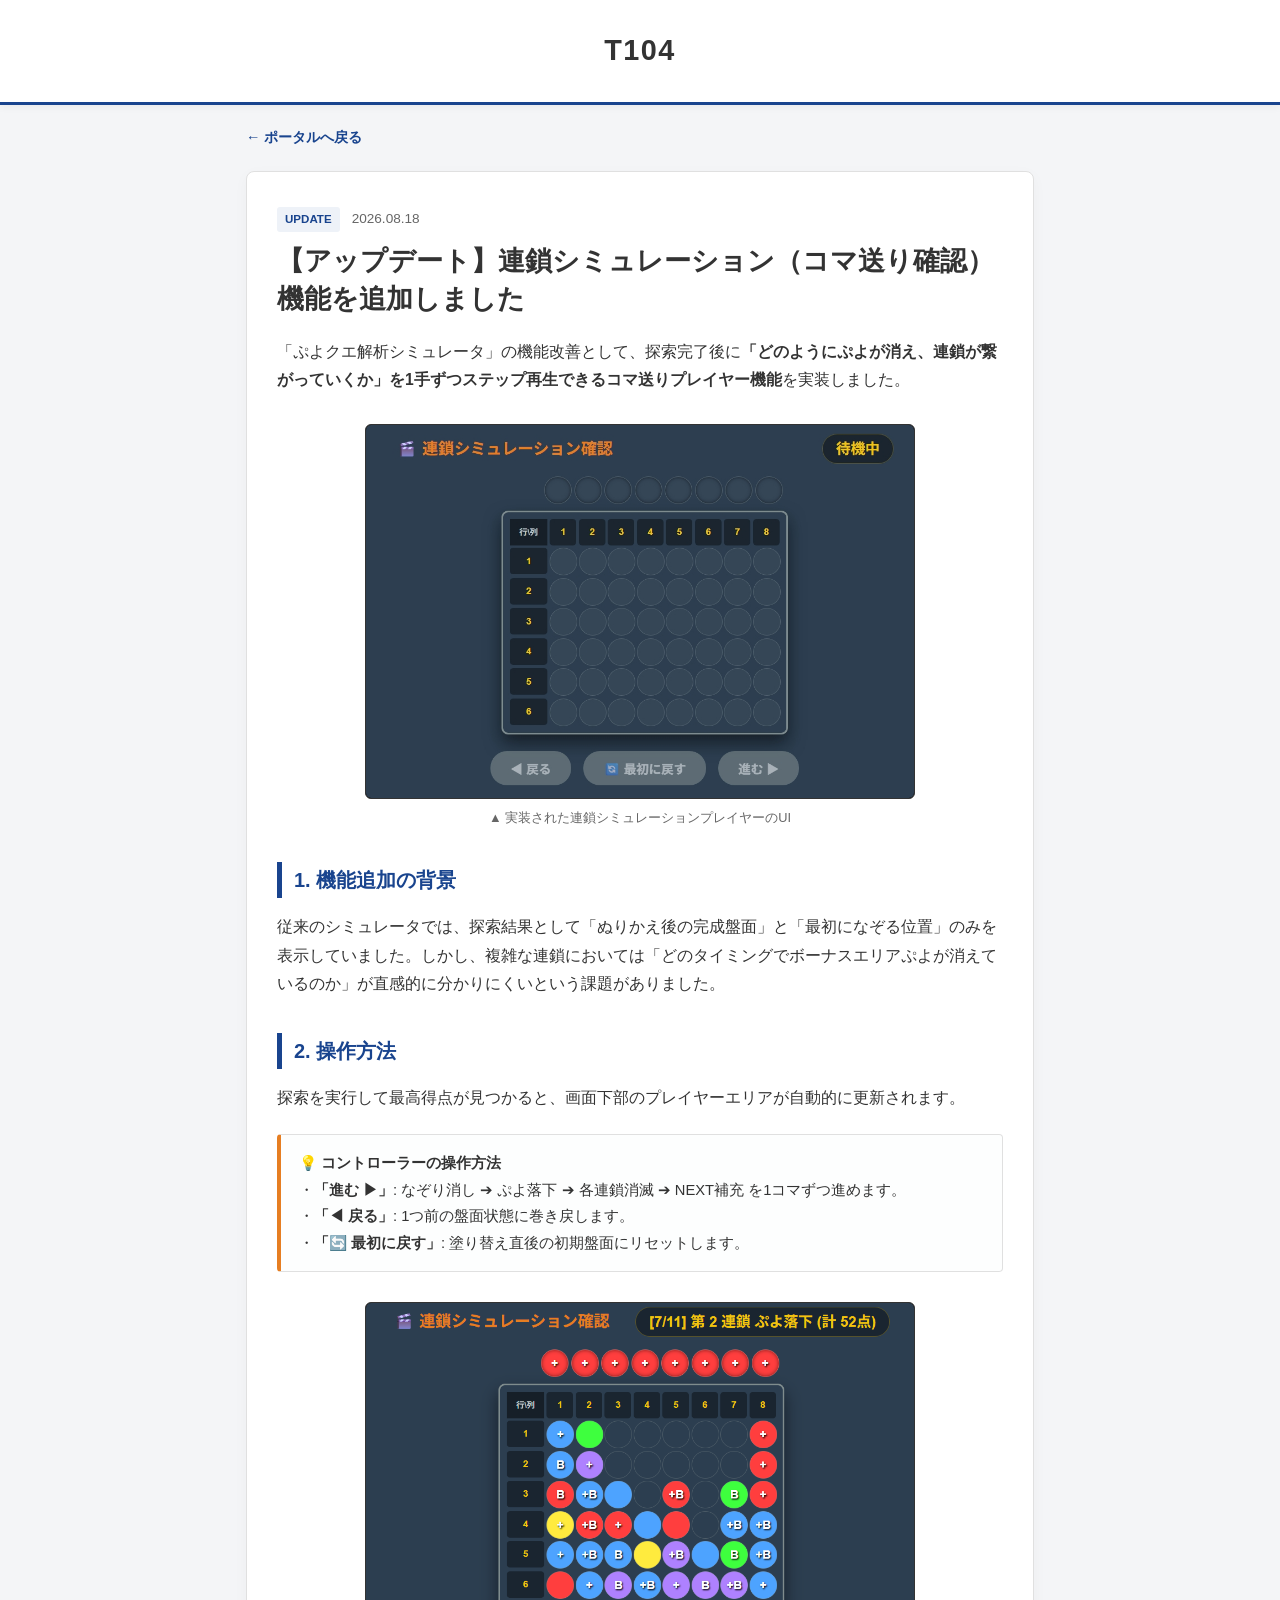
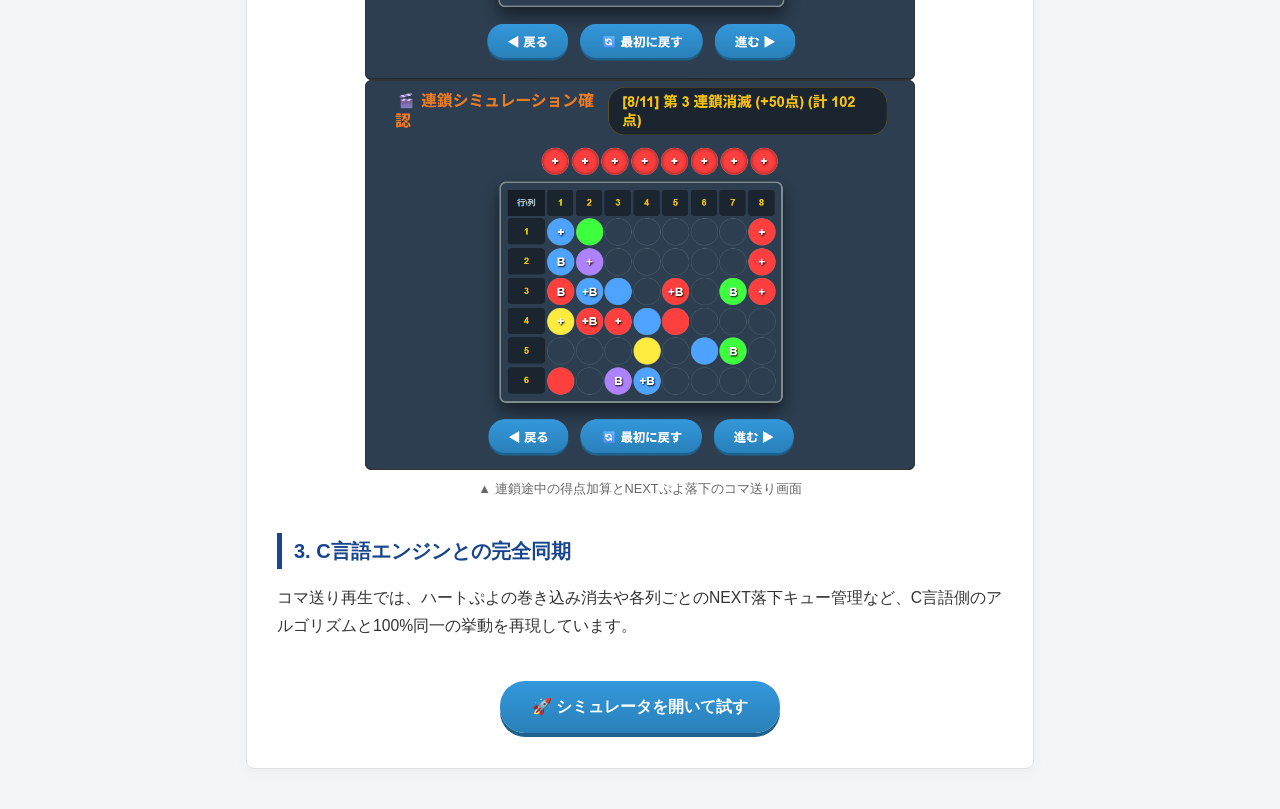
<file: news20260818.html>
<!doctype html>
<html lang="ja">
<head>
    <meta charset="utf-8">
    <meta name="viewport" content="width=device-width, initial-scale=1.0, viewport-fit=cover">
    <title>【アップデート】連鎖シミュレーション（コマ送り確認）機能を追加しました </title>
    <!-- 🚀 ここで news.css を読み込む -->
    <link rel="stylesheet" href="news.css">
</head>
<body>

    <!-- ヘッダー -->
    <header>
        <div class="wrap">
            <a href="index.html" class="site-title">T104</a>
        </div>
    </header>

    <main class="wrap">
        <div class="nav-back">
            <a href="index.html">← ポータルへ戻る</a>
        </div>

        <article class="article-container">
            <!-- 🏷️ タグと日付 -->
            <div class="post-meta">
                <span class="post-tag">UPDATE</span>
                <time>2026.08.18</time>
            </div>

            <!-- 📝 記事タイトル -->
            <h1 class="entry-title">【アップデート】連鎖シミュレーション（コマ送り確認）機能を追加しました</h1>

            <p>
                「ぷよクエ解析シミュレータ」の機能改善として、探索完了後に<strong>「どのようにぷよが消え、連鎖が繋がっていくか」を1手ずつステップ再生できるコマ送りプレイヤー機能</strong>を実装しました。
            </p>

            <!-- 🖼️ 写真・画像エリア 1 -->
            <div class="img-box">
                <div class="box">
                    <img src="image/スクリーンショット_19-8-2026_151921_re-v9-a-s-room-mt5byih5v-t104-osakas-projects.vercel.app.jpeg" alt="実装された連鎖シミュレーションプレイヤーのUI">
                </div>
                <div class="caption">▲ 実装された連鎖シミュレーションプレイヤーのUI</div>
            </div>

            <h2>1. 機能追加の背景</h2>
            <p>
                従来のシミュレータでは、探索結果として「ぬりかえ後の完成盤面」と「最初になぞる位置」のみを表示していました。しかし、複雑な連鎖においては「どのタイミングでボーナスエリアぷよが消えているのか」が直感的に分かりにくいという課題がありました。
            </p>

            <h2>2. 操作方法</h2>
            <p>
                探索を実行して最高得点が見つかると、画面下部のプレイヤーエリアが自動的に更新されます。
            </p>

            <!-- 💡 操作方法・ハイライト枠（class="info-box" で囲むだけ） -->
            <div class="info-box">
                <strong>💡 コントローラーの操作方法</strong><br>
                ・<strong>「進む ▶」</strong>: なぞり消し ➔ ぷよ落下 ➔ 各連鎖消滅 ➔ NEXT補充 を1コマずつ進めます。<br>
                ・<strong>「◀ 戻る」</strong>: 1つ前の盤面状態に巻き戻します。<br>
                ・<strong>「🔄 最初に戻す」</strong>: 塗り替え直後の初期盤面にリセットします。
            </div>

            <!-- 🖼️ 写真・画像エリア 2 -->
            <div class="img-box">
                <div class="box">
                    <img src="image/スクリーンショット 2026-08-19 152418.png" alt="連鎖途中の画面1">
                </div>
                <div class="box">
                    <img src="image/スクリーンショット 2026-08-19 152432.png" alt="連鎖途中の画面2">
                </div>
                <div class="caption">▲ 連鎖途中の得点加算とNEXTぷよ落下のコマ送り画面</div>
            </div>

            <h2>3. C言語エンジンとの完全同期</h2>
            <p>
                コマ送り再生では、ハートぷよの巻き込み消去や各列ごとのNEXT落下キュー管理など、C言語側のアルゴリズムと100%同一の挙動を再現しています。
            </p>

            <!-- 🚀 シミュレータを開くリンク（class="sim-btn" で置くだけ） -->
            <div class="btn-area">
                <a href="puyotukai.html" class="sim-btn">🚀 シミュレータを開いて試す</a>
            </div>
        </article>
    </main>

    
</body>
</html>
</file>
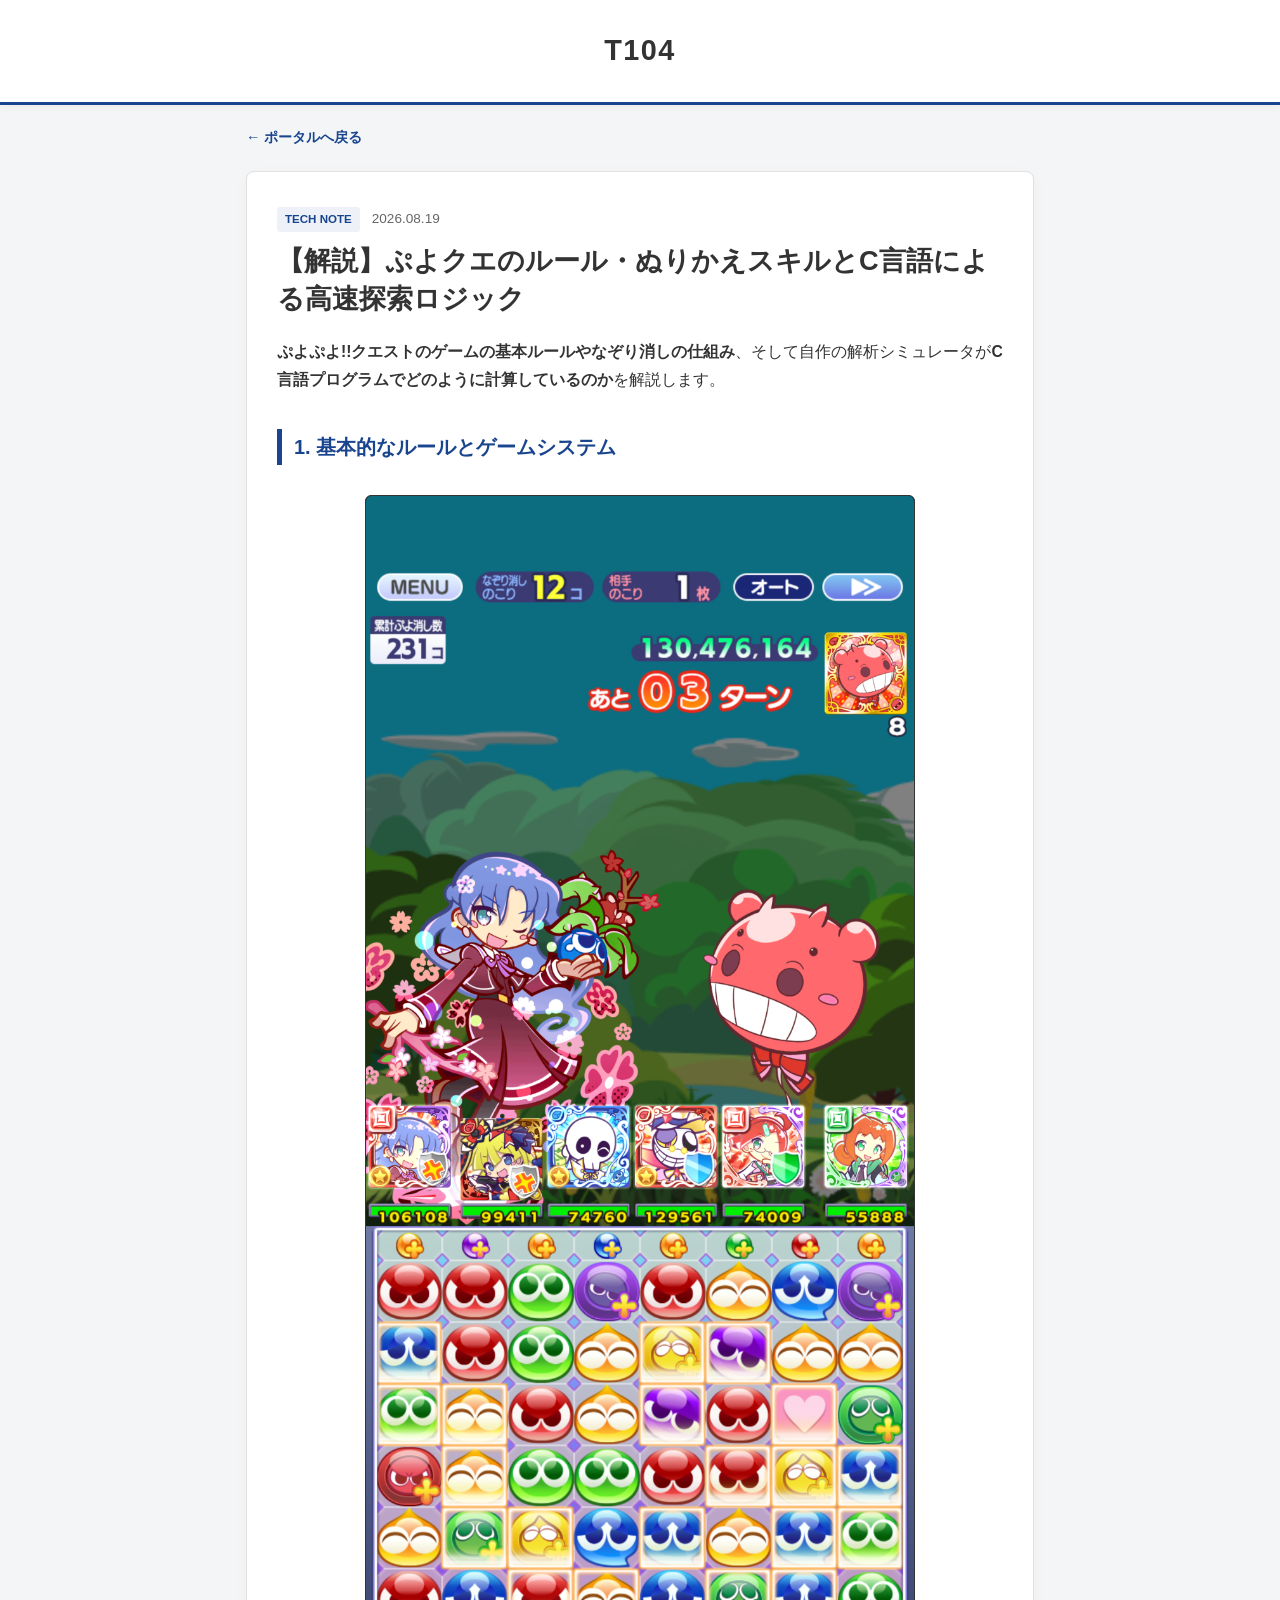
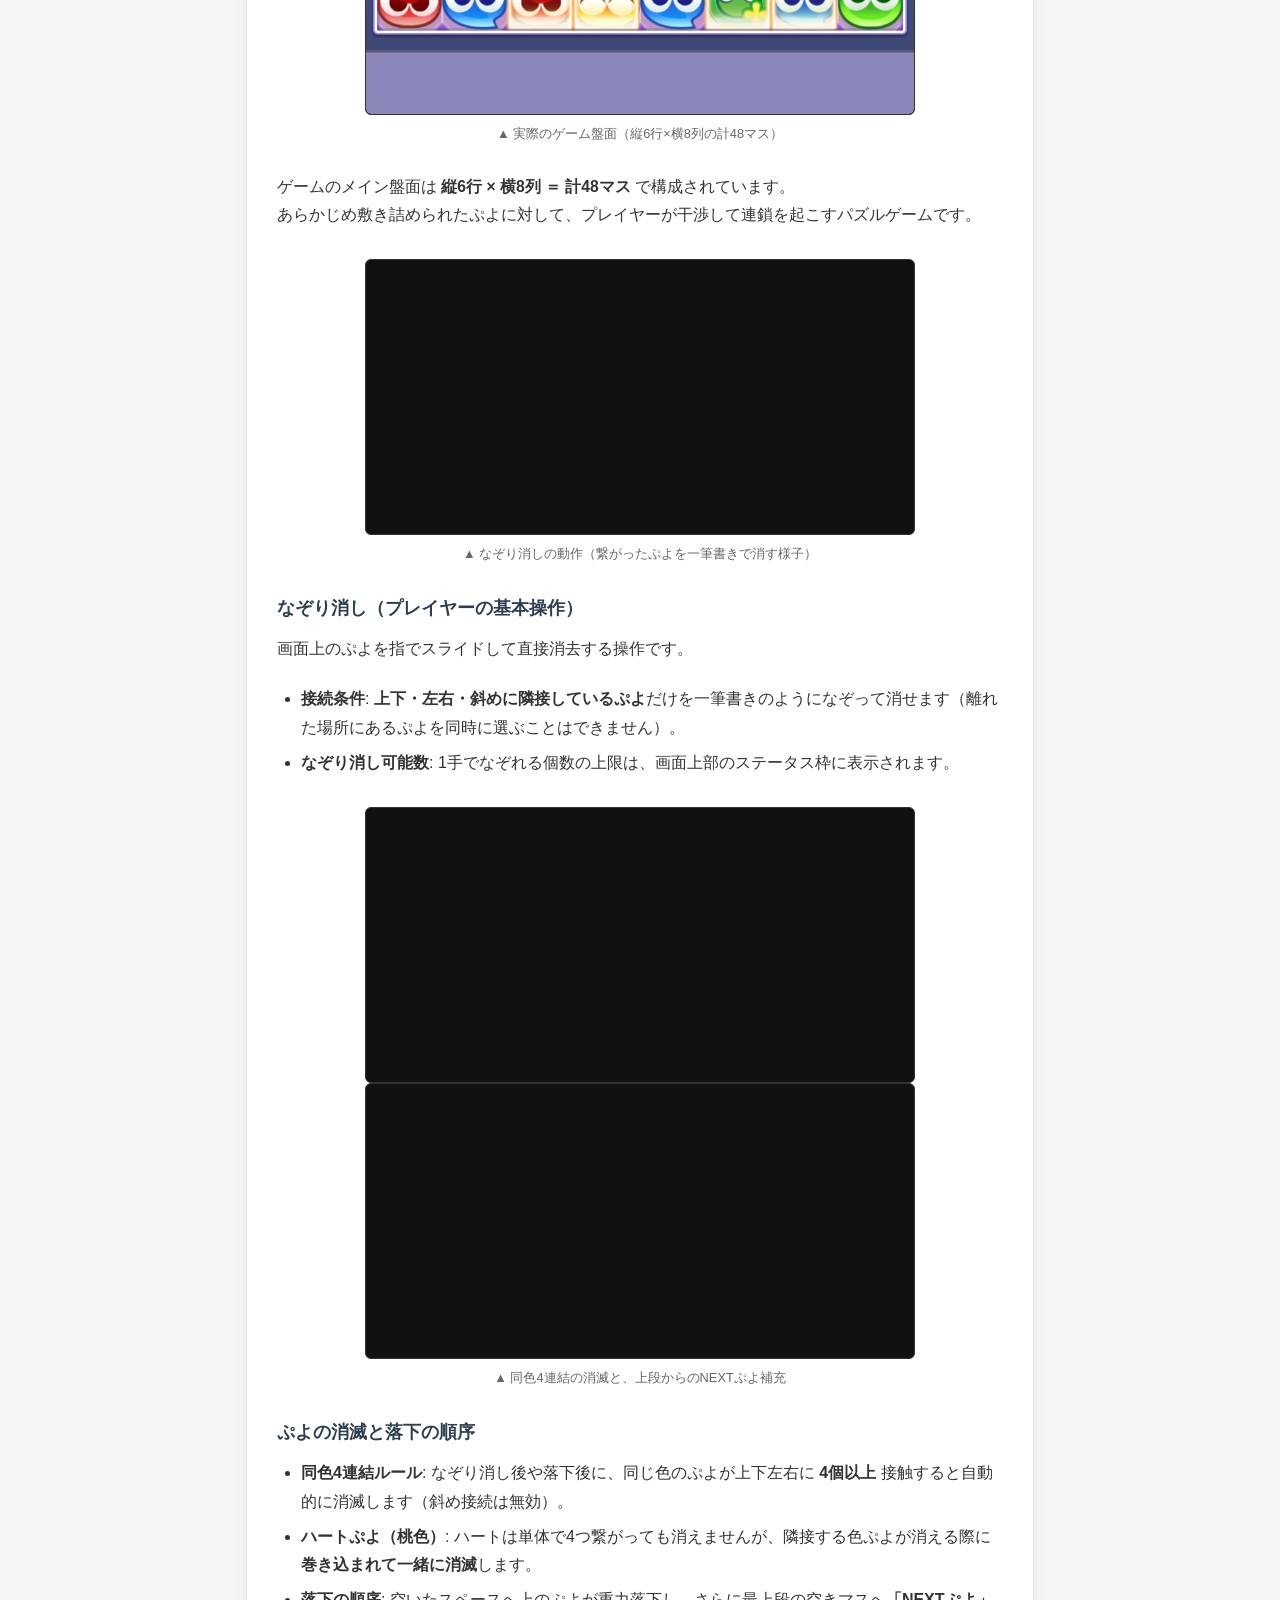
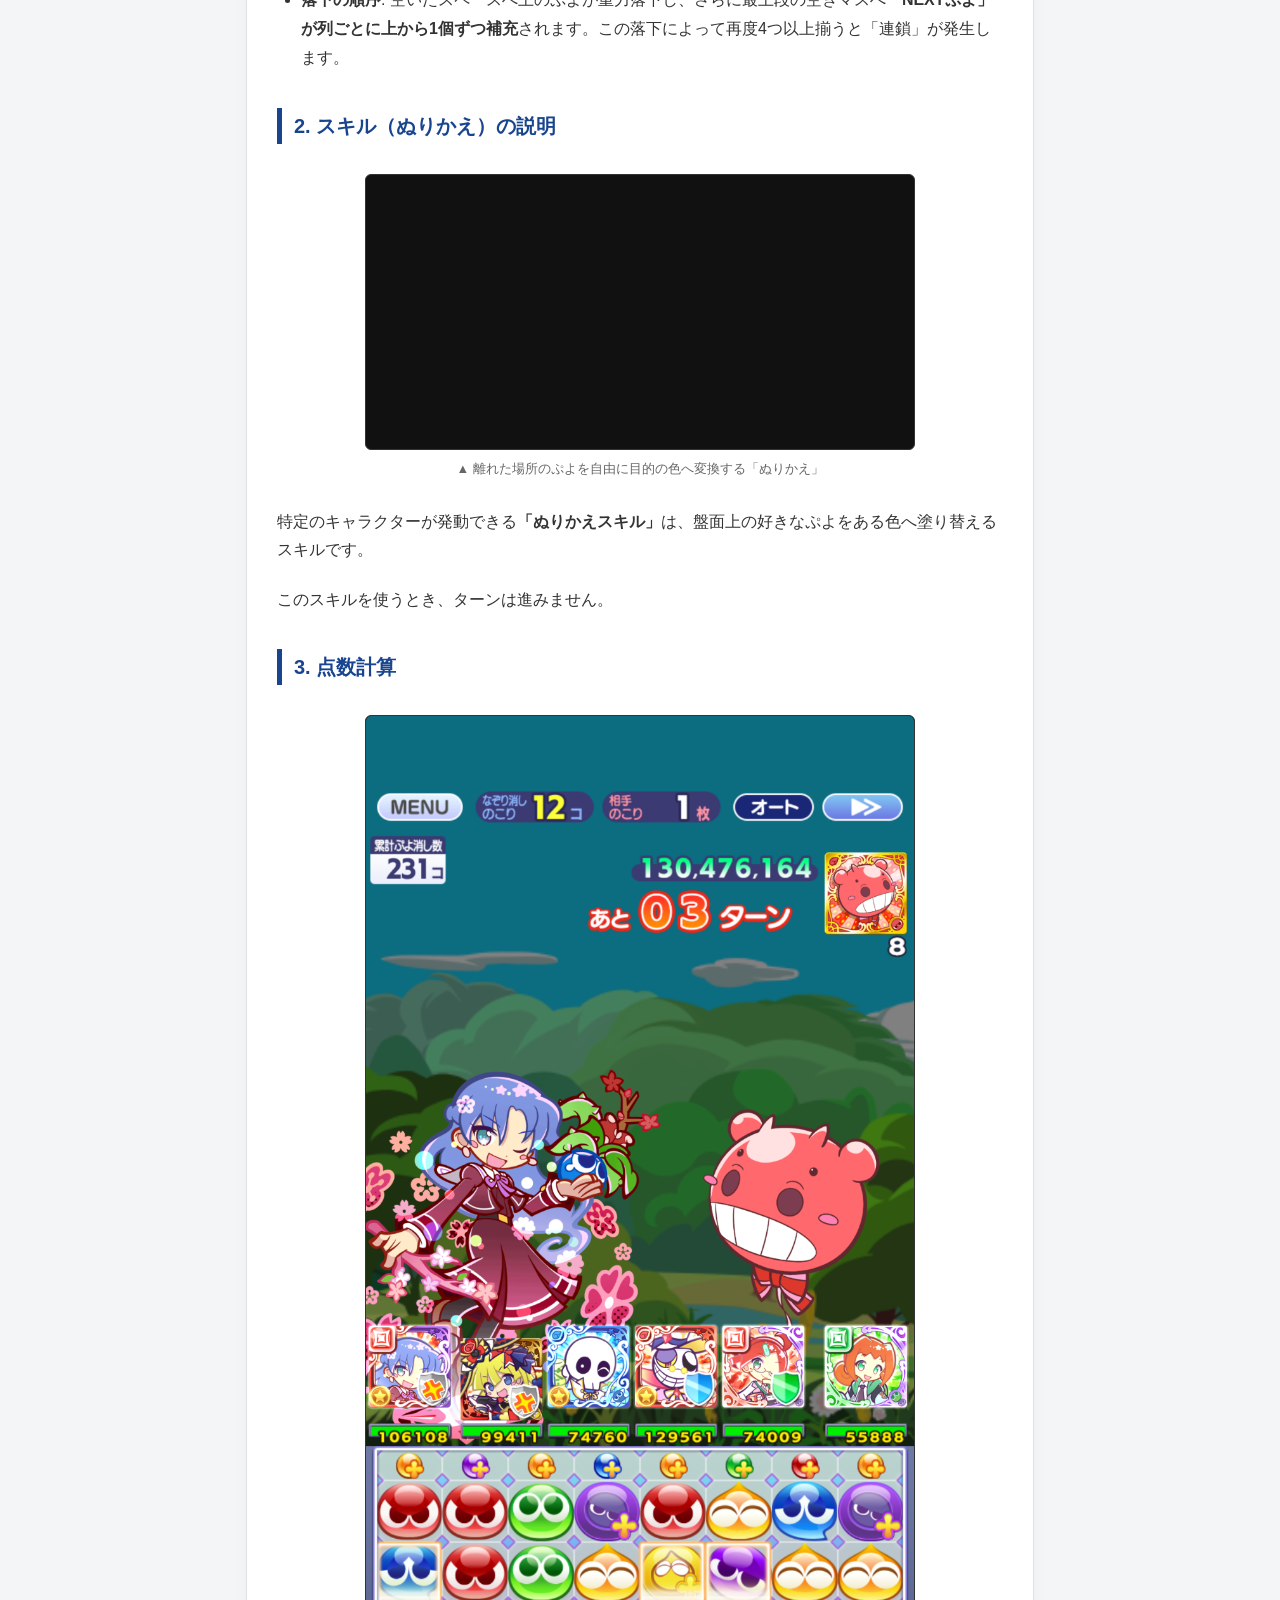
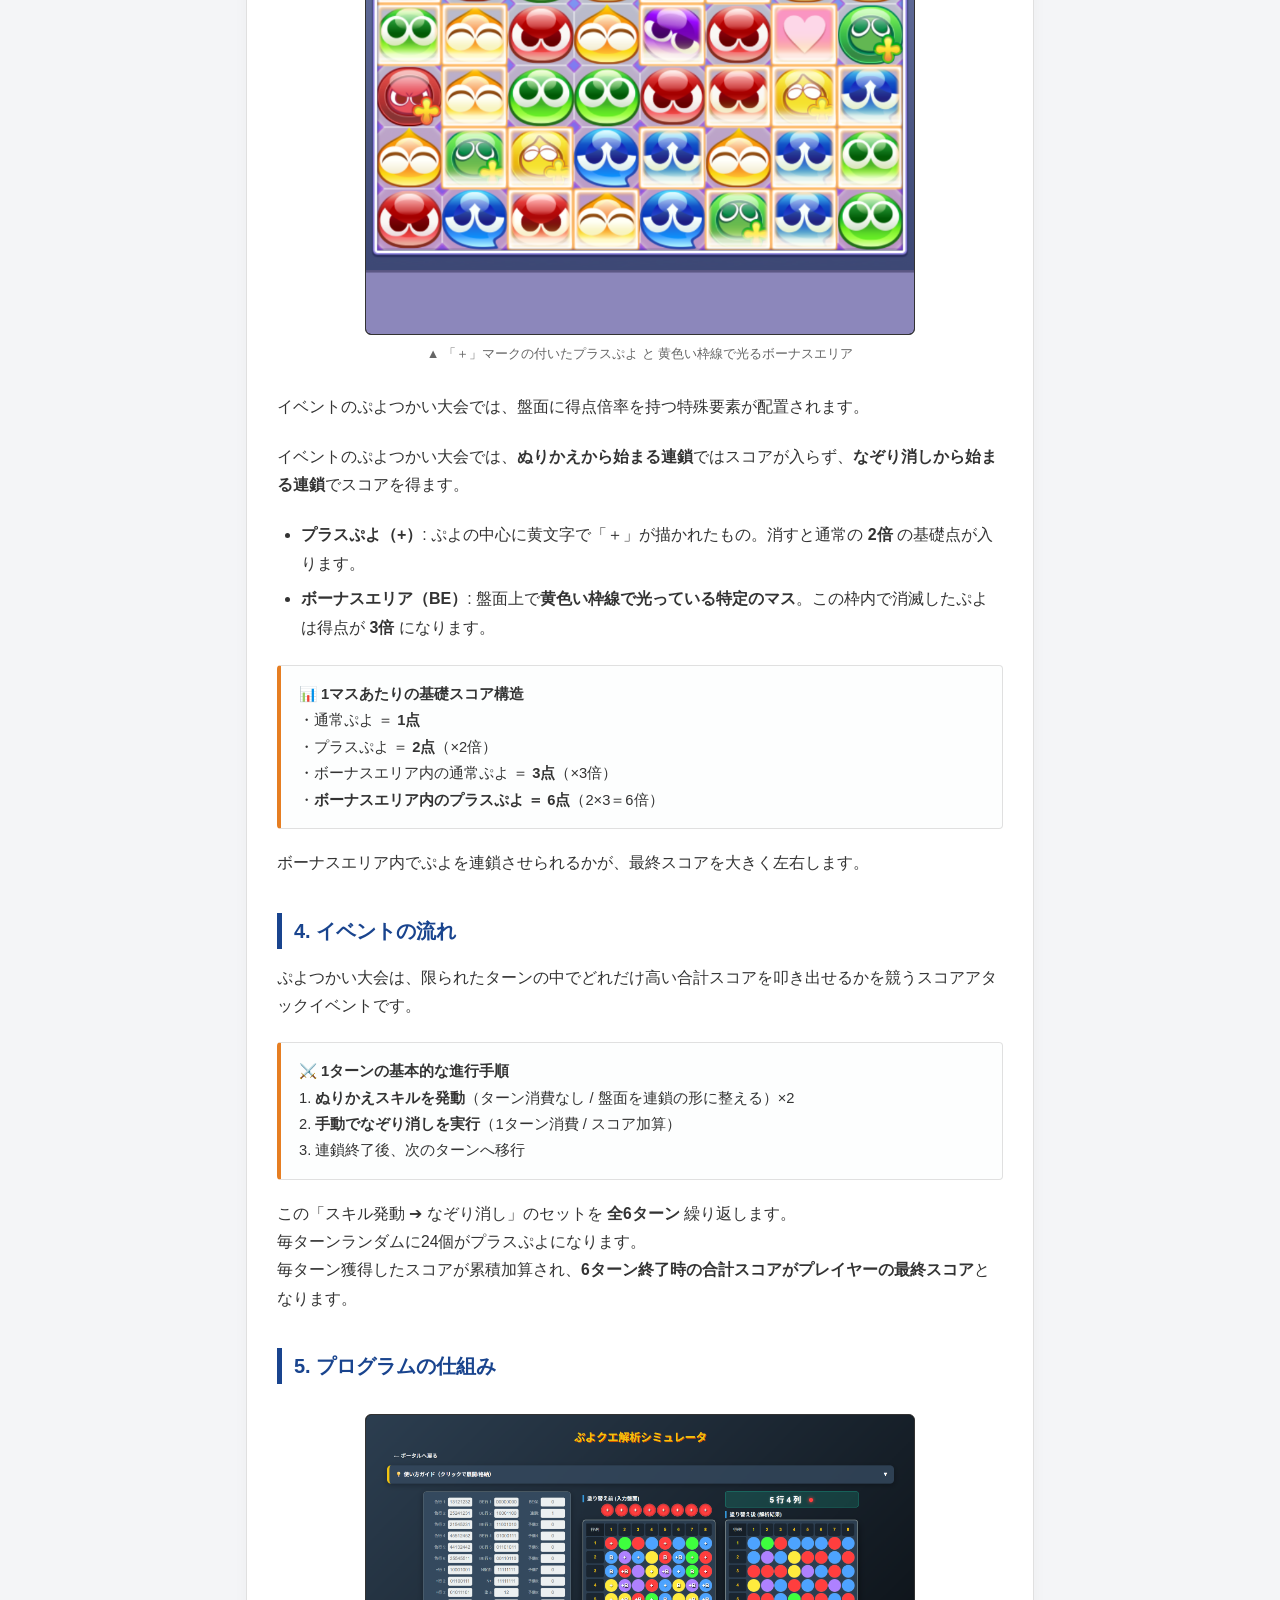
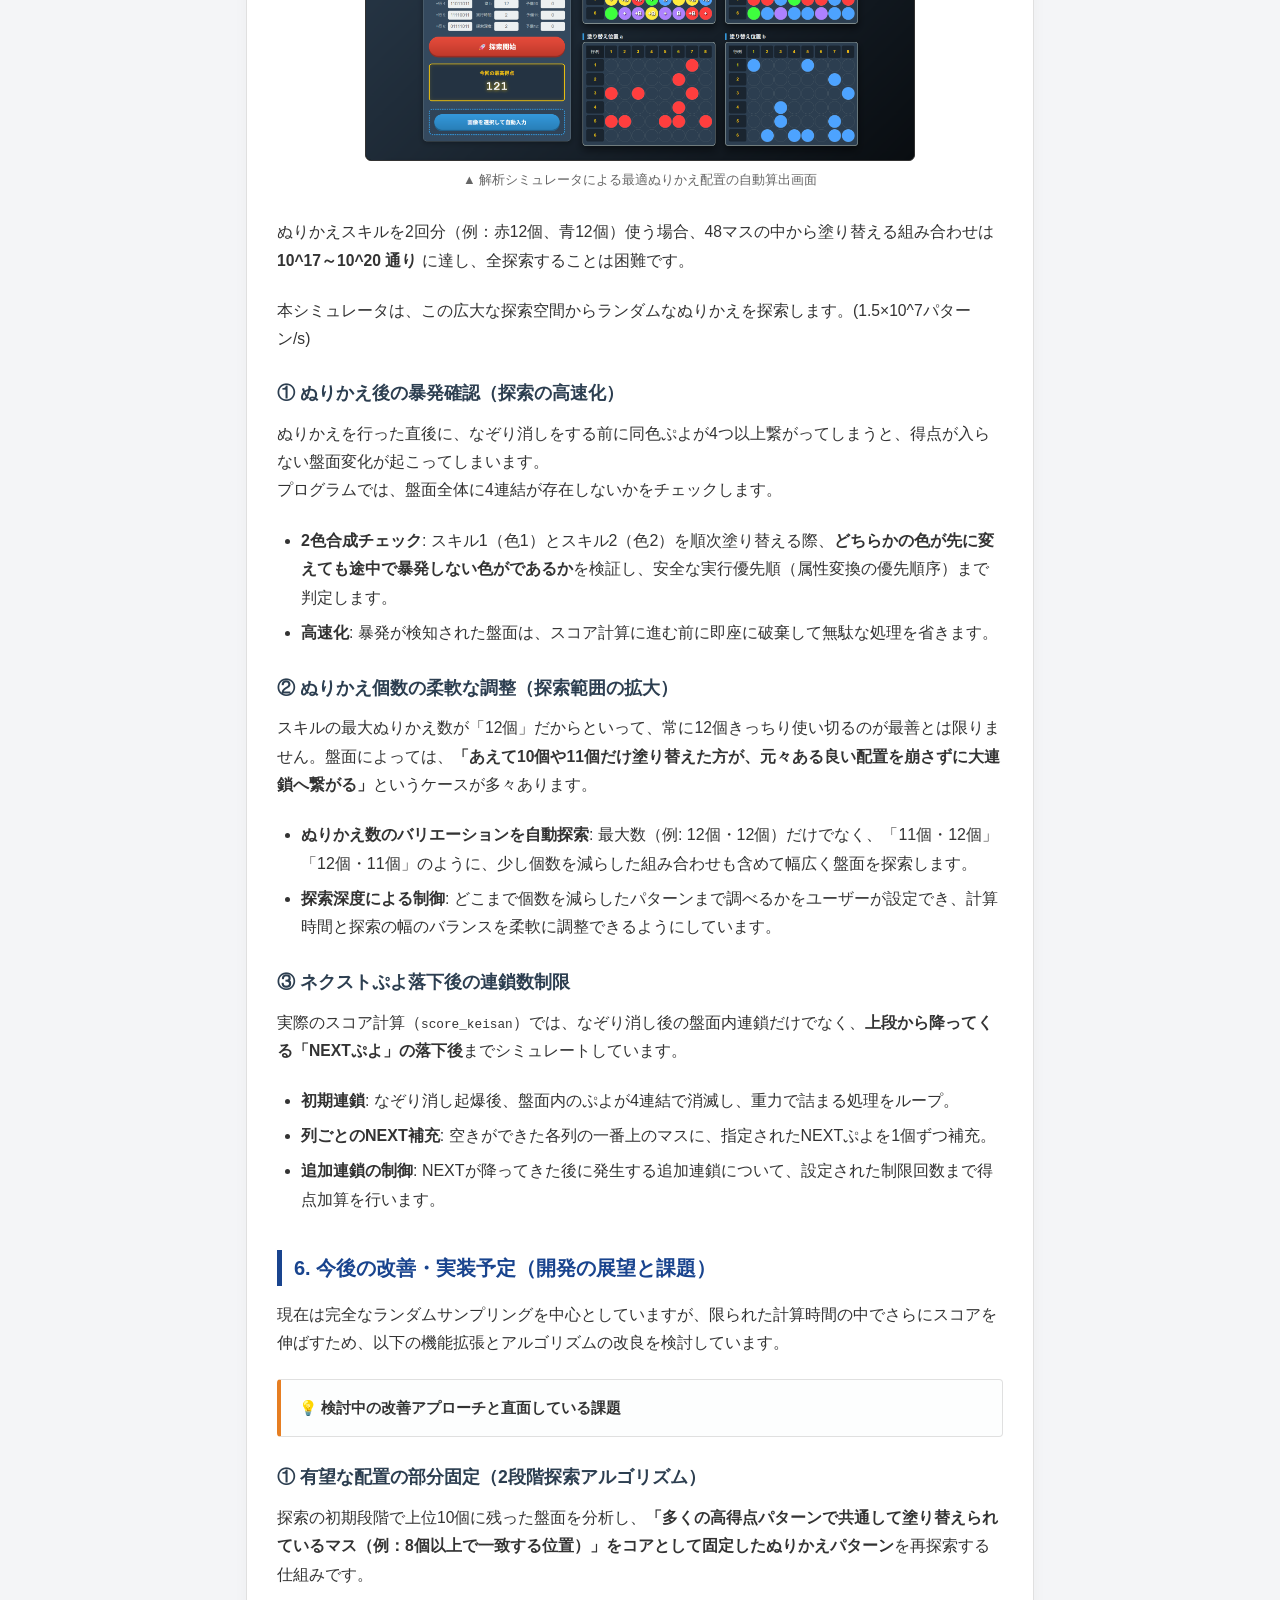
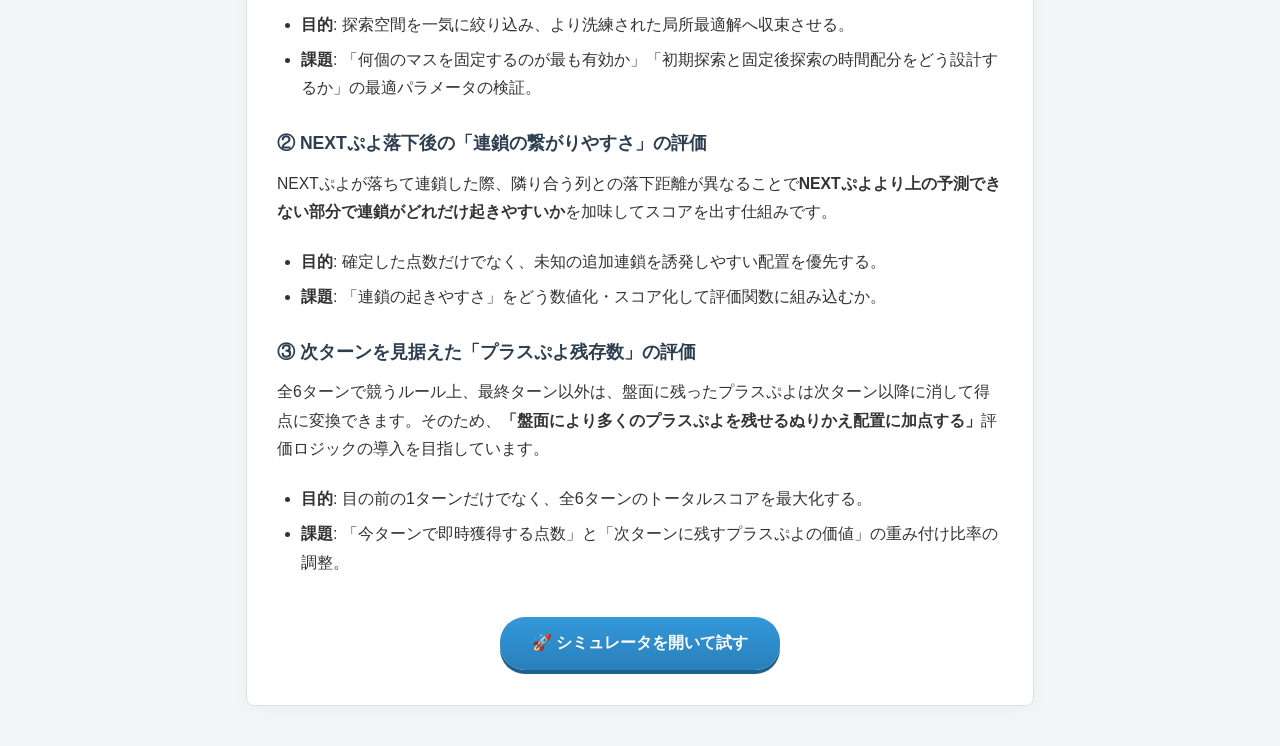
<file: news20260819.html>
<!doctype html>
<html lang="ja">
<head>
    <meta charset="utf-8">
    <meta name="viewport" content="width=device-width, initial-scale=1.0, viewport-fit=cover">
    <title>【解説】ぷよクエのルール・ぬりかえスキルとC言語による高速探索ロジック | T104</title>
    <!-- news.css を読み込む -->
    <link rel="stylesheet" href="news.css">
</head>
<body>

    <!-- ヘッダー -->
    <header>
        <div class="wrap">
            <a href="index.html" class="site-title">T104</a>
        </div>
    </header>

    <main class="wrap">
        <div class="nav-back">
            <a href="index.html">← ポータルへ戻る</a>
        </div>

        <article class="article-container">
            <!-- 🏷️ タグと日付 -->
            <div class="post-meta">
                <span class="post-tag">TECH NOTE</span>
                <time datetime="2026-08-19">2026.08.19</time>
            </div>

            <!-- 📝 記事タイトル -->
            <h1 class="entry-title">【解説】ぷよクエのルール・ぬりかえスキルとC言語による高速探索ロジック</h1>

            <p>
                <strong>ぷよぷよ!!クエストのゲームの基本ルールやなぞり消しの仕組み</strong>、そして自作の解析シミュレータが<strong>C言語プログラムでどのように計算しているのか</strong>を解説します。
            </p>

            <!-- =======================================================
                 1. 基本的なルール
                 ======================================================= -->
            <h2>1. 基本的なルールとゲームシステム</h2>

            <!-- 🖼️ 写真 1: 盤面全体 -->
            <div class="img-box">
                <div class="box">
                    <img src="image/Screenshot_20260820-175959.png" alt="ぷよクエのゲーム画面全体">
                </div>
                <div class="caption">▲ 実際のゲーム盤面（縦6行×横8列の計48マス）</div>
            </div>

            <p>
                ゲームのメイン盤面は <strong>縦6行 × 横8列 ＝ 計48マス</strong> で構成されています。<br>
                あらかじめ敷き詰められたぷよに対して、プレイヤーが干渉して連鎖を起こすパズルゲームです。
            </p>

            <!-- 🎥 動画 1: なぞり消し -->
            <div class="img-box">
                <div class="box">
                    <video src="image/screen-20260820-174844-1787215703535.mp4~3.mp4 (1).mp4" autoplay loop muted playsinline style="width: 100%; height: auto; display: block; border-radius: 5px;"></video>
                </div>
                <div class="caption">▲ なぞり消しの動作（繋がったぷよを一筆書きで消す様子）</div>
            </div>

            <h3>なぞり消し（プレイヤーの基本操作）</h3>
            <p>
                画面上のぷよを指でスライドして直接消去する操作です。
            </p>
            <ul>
                <li><strong>接続条件</strong>: <strong>上下・左右・斜めに隣接しているぷよ</strong>だけを一筆書きのようになぞって消せます（離れた場所にあるぷよを同時に選ぶことはできません）。</li>
                <li><strong>なぞり消し可能数</strong>: 1手でなぞれる個数の上限は、画面上部のステータス枠に表示されます。</li>
            </ul>

            <!-- 🖼️ 写真 2: 消滅と落下・NEXT -->
            <div class="img-box">
                <div class="box">
                    <video src="image/screen-20260820-174844-1787215703535.mp4~4.mp4 (1).mp4" autoplay loop muted playsinline style="width: 100%; height: auto; display: block; border-radius: 5px;"></video>
                </div>
                <div class="box">
                    <video src="image/screen-20260820-174844-1787215703535.mp4~5.mp4 (1).mp4" autoplay loop muted playsinline style="width: 100%; height: auto; display: block; border-radius: 5px;"></video>
                </div>
                <div class="caption">▲ 同色4連結の消滅と、上段からのNEXTぷよ補充</div>
            </div>

            <h3>ぷよの消滅と落下の順序</h3>
            <ul>
                <li><strong>同色4連結ルール</strong>: なぞり消し後や落下後に、同じ色のぷよが上下左右に <strong>4個以上</strong> 接触すると自動的に消滅します（斜め接続は無効）。</li>
                <li><strong>ハートぷよ（桃色）</strong>: ハートは単体で4つ繋がっても消えませんが、隣接する色ぷよが消える際に<strong>巻き込まれて一緒に消滅</strong>します。</li>
                <li><strong>落下の順序</strong>: 空いたスペースへ上のぷよが重力落下し、さらに最上段の空きマスへ<strong>「NEXTぷよ」が列ごとに上から1個ずつ補充</strong>されます。この落下によって再度4つ以上揃うと「連鎖」が発生します。</li>
            </ul>

            <!-- =======================================================
                 2. スキル（ぬりかえ）の説明
                 ======================================================= -->
            <h2>2. スキル（ぬりかえ）の説明</h2>

            <!-- 🖼️ 写真 3: ぬりかえスキルの発動盤面 -->
            <div class="img-box">
                <div class="box">
                    <video src="image/screen-20260820-180249-1787216554409~2.mp4 (1).mp4" autoplay loop muted playsinline style="width: 100%; height: auto; display: block; border-radius: 5px;"></video>
                </div>
                <div class="caption">▲ 離れた場所のぷよを自由に目的の色へ変換する「ぬりかえ」</div>
            </div>

            <p>
                特定のキャラクターが発動できる<strong>「ぬりかえスキル」</strong>は、盤面上の好きなぷよをある色へ塗り替えるスキルです。
            </p>
            <p>
                このスキルを使うとき、ターンは進みません。
            </p>

            

            <!-- =======================================================
                 3. 特殊オブジェクトと点数計算
                 ======================================================= -->
            <h2>3. 点数計算</h2>

            <!-- 🖼️ 写真 4: プラスぷよとボーナスエリア -->
            <div class="img-box">
                <div class="box">
                    <img src="image/Screenshot_20260820-175959.png" alt="プラスぷよとボーナスエリアの拡大解説">
                </div>
                <div class="caption">▲ 「＋」マークの付いたプラスぷよ と 黄色い枠線で光るボーナスエリア</div>
            </div>

            <p>
                イベントのぷよつかい大会では、盤面に得点倍率を持つ特殊要素が配置されます。
            </p>
            <p>
                イベントのぷよつかい大会では、<strong>ぬりかえから始まる連鎖</strong>ではスコアが入らず、<strong>なぞり消しから始まる連鎖</strong>でスコアを得ます。
            </p>
            <ul>
                <li><strong>プラスぷよ（+）</strong>: ぷよの中心に黄文字で「＋」が描かれたもの。消すと通常の <strong>2倍</strong> の基礎点が入ります。</li>
                <li><strong>ボーナスエリア（BE）</strong>: 盤面上で<strong>黄色い枠線で光っている特定のマス</strong>。この枠内で消滅したぷよは得点が <strong>3倍</strong> になります。</li>
            </ul>

            <div class="info-box">
                <strong>📊 1マスあたりの基礎スコア構造</strong><br>
                ・通常ぷよ ＝ <strong>1点</strong><br>
                ・プラスぷよ ＝ <strong>2点</strong>（×2倍）<br>
                ・ボーナスエリア内の通常ぷよ ＝ <strong>3点</strong>（×3倍）<br>
                ・<strong>ボーナスエリア内のプラスぷよ ＝ 6点</strong>（2×3＝6倍）
            </div>
            <p>
                ボーナスエリア内でぷよを連鎖させられるかが、最終スコアを大きく左右します。
            </p>


            <!-- =======================================================
                 4. イベントの流れ
                 ======================================================= -->
            <h2>4. イベントの流れ</h2>

            

            <p>
                ぷよつかい大会は、限られたターンの中でどれだけ高い合計スコアを叩き出せるかを競うスコアアタックイベントです。
            </p>

            <div class="info-box">
                <strong>⚔️ 1ターンの基本的な進行手順</strong><br>
                1. <strong>ぬりかえスキルを発動</strong>（ターン消費なし / 盤面を連鎖の形に整える）×2<br>
                2. <strong>手動でなぞり消しを実行</strong>（1ターン消費 / スコア加算）<br>
                3. 連鎖終了後、次のターンへ移行
            </div>

            <p>
                この「スキル発動 ➔ なぞり消し」のセットを <strong>全6ターン</strong> 繰り返します。<br>
                毎ターンランダムに24個がプラスぷよになります。<br>
                毎ターン獲得したスコアが累積加算され、<strong>6ターン終了時の合計スコアがプレイヤーの最終スコア</strong>となります。
            </p>

            <!-- =======================================================
                 5. プログラムの仕組み
                 ======================================================= -->
            <h2>5. プログラムの仕組み</h2>

            <!-- 🖼️ 写真 5: シミュレータの探索結果 -->
            <div class="img-box">
                <div class="box">
                    <img src="image/スクリーンショット 2026-08-20 141640.png" alt="シミュレータの探索画面と解析結果">
                </div>
                <div class="caption">▲ 解析シミュレータによる最適ぬりかえ配置の自動算出画面</div>
            </div>

            <p>
                ぬりかえスキルを2回分（例：赤12個、青12個）使う場合、48マスの中から塗り替える組み合わせは <strong>10^17～10^20 通り</strong> に達し、全探索することは困難です。
            </p>
            <p>
                本シミュレータは、この広大な探索空間からランダムなぬりかえを探索します。(1.5×10^7パターン/s)
            </p>

            <h3>① ぬりかえ後の暴発確認（探索の高速化）</h3>
            <p>
                ぬりかえを行った直後に、なぞり消しをする前に同色ぷよが4つ以上繋がってしまうと、得点が入らない盤面変化が起こってしまいます。<br>
                プログラムでは、盤面全体に4連結が存在しないかをチェックします。
            </p>
            <ul>
                <li><strong>2色合成チェック</strong>: スキル1（色1）とスキル2（色2）を順次塗り替える際、<strong>どちらかの色が先に変えても途中で暴発しない色がであるか</strong>を検証し、安全な実行優先順（属性変換の優先順序）まで判定します。</li>
                <li><strong>高速化</strong>: 暴発が検知された盤面は、スコア計算に進む前に即座に破棄して無駄な処理を省きます。</li>
            </ul>

            <h3>② ぬりかえ個数の柔軟な調整（探索範囲の拡大）</h3>
            <p>
                スキルの最大ぬりかえ数が「12個」だからといって、常に12個きっちり使い切るのが最善とは限りません。盤面によっては、<strong>「あえて10個や11個だけ塗り替えた方が、元々ある良い配置を崩さずに大連鎖へ繋がる」</strong>というケースが多々あります。
            </p>
            <ul>
                <li><strong>ぬりかえ数のバリエーションを自動探索</strong>: 最大数（例: 12個・12個）だけでなく、「11個・12個」「12個・11個」のように、少し個数を減らした組み合わせも含めて幅広く盤面を探索します。</li>
                <li><strong>探索深度による制御</strong>: どこまで個数を減らしたパターンまで調べるかをユーザーが設定でき、計算時間と探索の幅のバランスを柔軟に調整できるようにしています。</li>
            </ul>

            <h3>③ ネクストぷよ落下後の連鎖数制限</h3>
            <p>
                実際のスコア計算（<code>score_keisan</code>）では、なぞり消し後の盤面内連鎖だけでなく、<strong>上段から降ってくる「NEXTぷよ」の落下後</strong>までシミュレートしています。
            </p>
            <ul>
                <li><strong>初期連鎖</strong>: なぞり消し起爆後、盤面内のぷよが4連結で消滅し、重力で詰まる処理をループ。</li>
                <li><strong>列ごとのNEXT補充</strong>: 空きができた各列の一番上のマスに、指定されたNEXTぷよを1個ずつ補充。</li>
                <li><strong>追加連鎖の制御</strong>: NEXTが降ってきた後に発生する追加連鎖について、設定された制限回数まで得点加算を行います。</li>
            </ul>

            <!-- =======================================================
                 6. 今後の改善・実装予定（開発の展望と課題）
                 ======================================================= -->
            <h2>6. 今後の改善・実装予定（開発の展望と課題）</h2>
            <p>
                現在は完全なランダムサンプリングを中心としていますが、限られた計算時間の中でさらにスコアを伸ばすため、以下の機能拡張とアルゴリズムの改良を検討しています。
            </p>

            <div class="info-box">
                <strong>💡 検討中の改善アプローチと直面している課題</strong>
            </div>

            <h3>① 有望な配置の部分固定（2段階探索アルゴリズム）</h3>
            <p>
                探索の初期段階で上位10個に残った盤面を分析し、<strong>「多くの高得点パターンで共通して塗り替えられているマス（例：8個以上で一致する位置）」をコアとして固定したぬりかえパターン</strong>を再探索する仕組みです。
            </p>
            <ul>
                <li><strong>目的</strong>: 探索空間を一気に絞り込み、より洗練された局所最適解へ収束させる。</li>
                <li><strong>課題</strong>: 「何個のマスを固定するのが最も有効か」「初期探索と固定後探索の時間配分をどう設計するか」の最適パラメータの検証。</li>
            </ul>

            <h3>② NEXTぷよ落下後の「連鎖の繋がりやすさ」の評価</h3>
            <p>
                NEXTぷよが落ちて連鎖した際、隣り合う列との落下距離が異なることで<strong>NEXTぷよより上の予測できない部分で連鎖がどれだけ起きやすいか</strong>を加味してスコアを出す仕組みです。
            </p>
            <ul>
                <li><strong>目的</strong>: 確定した点数だけでなく、未知の追加連鎖を誘発しやすい配置を優先する。</li>
                <li><strong>課題</strong>: 「連鎖の起きやすさ」をどう数値化・スコア化して評価関数に組み込むか。</li>
            </ul>

            <h3>③ 次ターンを見据えた「プラスぷよ残存数」の評価</h3>
            <p>
                全6ターンで競うルール上、最終ターン以外は、盤面に残ったプラスぷよは次ターン以降に消して得点に変換できます。そのため、<strong>「盤面により多くのプラスぷよを残せるぬりかえ配置に加点する」</strong>評価ロジックの導入を目指しています。
            </p>
            <ul>
                <li><strong>目的</strong>: 目の前の1ターンだけでなく、全6ターンのトータルスコアを最大化する。</li>
                <li><strong>課題</strong>: 「今ターンで即時獲得する点数」と「次ターンに残すプラスぷよの価値」の重み付け比率の調整。</li>
            </ul>

            <!-- 🚀 シミュレータを開くリンク -->
            <div class="btn-area">
                <a href="puyotukai.html" class="sim-btn">🚀 シミュレータを開いて試す</a>
            </div>
        </article>
    </main>

</body>
</html>
</file>
<file: css/base.css>
/* css/base.css — T104 共通ベース（全シミュレータ共通）
   配色は変数にまとめ、端末のライト/ダークに自動で合わせる */
:root{box-sizing:border-box;padding-top:env(safe-area-inset-top,0px);padding-bottom:env(safe-area-inset-bottom,0px);
--bg:#f7f7fa;--fg:#1c1c28;--card:#fff;--line:#d0d0da;--acc:#e8590c;--mut:#666;
--bo:#ffe8cc;--orange:#f08c00;--cyan:#15aabf;
--p-r:#e5484d;--p-b:#3b82f6;--p-g:#22c55e;--p-y:#eab308;--p-p:#a855f7;--p-h:#f9a8d4;
--p-w:#fff;--p-o:#9aa0a6;--p-k:#4b5057}   /* w=プリズムボール(白) o=お邪魔ぷよ k=かたぷよ */
html{scroll-padding-top:env(safe-area-inset-top,0px)}
@media (prefers-color-scheme:dark){:root:not([data-theme="light"]){--bg:#15151c;--fg:#eee;--card:#22222c;--line:#3a3a48;--mut:#aaa;--bo:#5a3a14;--orange:#ffa94d;--cyan:#3bc9db;--p-k:#6b727b}}
:root[data-theme="dark"]{--bg:#15151c;--fg:#eee;--card:#22222c;--line:#3a3a48;--mut:#aaa;--bo:#5a3a14;--orange:#ffa94d;--cyan:#3bc9db;--p-k:#6b727b}
body{margin:auto;padding:12px;background:var(--bg);color:var(--fg);font:15px/1.5 system-ui,-apple-system,"Hiragino Sans","Noto Sans JP",sans-serif;max-width:720px}
h1{font-size:18px;margin:4px 0 10px}h2{font-size:15px;margin:0 0 6px}
a{color:inherit}
.card{background:var(--card);border:1px solid var(--line);border-radius:10px;padding:10px;margin-bottom:10px}
.row{display:flex;gap:8px;flex-wrap:wrap;align-items:center;margin-top:8px}
.mut{color:var(--mut);font-size:13px}
button,select,input[type=text]{font:inherit;padding:6px 12px;border-radius:8px;border:1px solid var(--line);background:var(--card);color:var(--fg)}
button{cursor:pointer}
button.p{background:var(--acc);color:#fff;border-color:var(--acc)}
button:disabled{opacity:.4;cursor:default}
[hidden]{display:none!important}
</file>
<file: css/board.css>
/* css/board.css — 盤面（8列×6行）の共通部品
   .bd=盤面 / .cell=1マス / .pz=ぷよの丸 / 色は .pz-r .pz-b .pz-g .pz-y .pz-p .pz-h / 特別 .pz-w=プリズムボール(白) .pz-o=お邪魔ぷよ .pz-k=かたぷよ
   マスの印: .bo=ボーナスエリア(オレンジ枠) .tr=なぞり位置(水色枠) .hit=消えたマス(白い点線枠) */
.bd{display:grid;grid-template-columns:repeat(8,1fr);gap:2px;max-width:360px}
.cell{aspect-ratio:1;position:relative;display:flex;align-items:center;justify-content:center;border:1px solid var(--line);border-radius:6px;background:var(--card);font-size:11px;color:var(--mut);cursor:pointer;user-select:none}
.cell.bo{background:var(--bo);box-shadow:inset 0 0 0 2px var(--orange);color:var(--fg)}
.cell.tr{box-shadow:inset 0 0 0 3px var(--cyan)}
.cell.bo.tr{box-shadow:inset 0 0 0 2px var(--orange),inset 0 0 0 5px var(--cyan)}
.cell.hit{outline:2px dotted var(--fg);outline-offset:-3px}
.pz{width:82%;height:82%;border-radius:50%;display:flex;align-items:center;justify-content:center;color:#fff;font-weight:700;font-size:13px}
.pz.t{outline:3px solid var(--fg);outline-offset:1px}
.pz-r{background:var(--p-r)}.pz-b{background:var(--p-b)}.pz-g{background:var(--p-g)}.pz-y{background:var(--p-y)}.pz-p{background:var(--p-p)}.pz-h{background:var(--p-h)}
.pz-w{background:var(--p-w);color:#555;text-shadow:none;box-shadow:inset 0 0 0 1px #000}.pz-o{background:var(--p-o)}.pz-k{background:var(--p-k)}   /* プリズムは中に「◇」、お邪魔・かたぷよは文字なし */
</file>
<file: news.css>
/* ==========================================================================
   ReV9Aの部屋 - 記事共通スタイル (news.css)
   ========================================================================== */

:root {
    --key-color: #19448e;
    --bg-color: #f4f5f7;
    --card-bg: #ffffff;
    --text-color: #333333;
    --sub-text: #666666;
    --border-color: #e0e0e0;
    --hover-border: #f6a068;
    --accent-orange: #e67e22;
}

html {
    scroll-behavior: smooth;
}

body {
    margin: 0;
    padding: 0;
    background-color: var(--bg-color);
    color: var(--text-color);
    font-family: -apple-system, BlinkMacSystemFont, "Helvetica Neue", "Yu Gothic", YuGothic, Arial, sans-serif;
    line-height: 1.8;
}

a {
    text-decoration: none;
    color: inherit;
}

.wrap {
    max-width: 820px;
    margin: 0 auto;
    padding: 0 16px;
    box-sizing: border-box;
}

/* === ヘッダー === */
header {
    background-color: #ffffff;
    border-bottom: 3px solid var(--key-color);
    padding: 25px 0;
    text-align: center;
    box-shadow: 0 2px 8px rgba(0,0,0,0.05);
}

.site-title {
    margin: 0;
    font-size: 1.8em;
    font-weight: bold;
    color: var(--text-color);
    letter-spacing: 0.05em;
}

/* === 記事本体の白い枠 === */
.article-container {
    background: var(--card-bg);
    border: 1px solid var(--border-color);
    border-radius: 8px;
    padding: 35px 30px;
    margin: 20px auto 40px auto;
    box-shadow: 0 4px 15px rgba(0,0,0,0.03);
    box-sizing: border-box;
}

/* === メタ情報（タグ・日付） === */
.post-meta {
    font-size: 0.85em;
    color: var(--sub-text);
    display: flex;
    gap: 12px;
    align-items: center;
    margin-bottom: 10px;
}

.post-tag {
    background: #eef2f8;
    color: var(--key-color);
    padding: 2px 8px;
    border-radius: 3px;
    font-weight: bold;
    font-size: 0.85em;
}

/* === 記事タイトル・見出し・本文 === */
.entry-title {
    font-size: 1.7em;
    line-height: 1.4;
    color: var(--text-color);
    margin: 0 0 20px 0;
    font-weight: bold;
}

h2 {
    font-size: 1.25em;
    color: var(--key-color);
    border-left: 5px solid var(--key-color);
    padding-left: 12px;
    margin: 35px 0 15px 0;
}

h3 {
    font-size: 1.1em;
    margin: 25px 0 10px 0;
    color: #2c3e50;
}

p {
    margin: 0 0 1.4em 0;
    font-size: 0.98em;
}

ul, ol {
    margin: 0 0 1.4em 0;
    padding-left: 24px;
}

li {
    margin-bottom: 6px;
}

/* === 写真・画像・動画エリア（横幅基準で自動調整） === */
.img-box {
    margin: 30px auto;
    text-align: center;
    max-width: 550px;
    width: 100%;
}

.img-box .box {
    width: 100%;
    min-height: 140px;
    background-color: #111111;
    border-radius: 6px;
    display: flex;
    align-items: center;
    justify-content: center;
    color: #666666;
    font-family: monospace;
    font-size: 0.9em;
    border: 1px solid #333333;
    overflow: hidden;
    position: relative;
    box-sizing: border-box;
}

/* 正常に読み込めた画像・動画（動画も横幅100%に追従） */
.img-box .box img,
.img-box .box video {
    width: 100%;
    height: auto;
    display: block;
    border-radius: 5px;
    position: relative;
    z-index: 1;
    object-fit: contain;
}

/* 💡 画像が見つからない/壊れている時に黒四角と文字を生成 */
.img-box .box img::before {
    content: "[ IMAGE PLACEHOLDER ]";
    display: flex;
    align-items: center;
    justify-content: center;
    position: absolute;
    top: 0;
    left: 0;
    width: 100%;
    height: 100%;
    min-height: 140px;
    background-color: #111111;
    color: #666666;
    font-family: monospace;
    font-size: 0.9em;
    z-index: 2;
}

.img-box .caption {
    font-size: 0.8em;
    color: var(--sub-text);
    margin-top: 10px;
    line-height: 1.4;
}

/* 💡 2枚並び用の設定（上下左右の隙間を14pxで均等確保） */
.img-box.double {
    display: flex;
    flex-wrap: wrap;
    justify-content: center;
    gap: 14px;
    max-width: 650px;
}

.img-box.double .box {
    flex: 1 1 calc(50% - 7px);
    min-width: 240px;
}

.img-box.double .caption {
    width: 100%;
    margin-top: 4px;
}



/* === ② 操作方法・ハイライト枠 === */
.info-box {
    background: #fdfefe;
    border: 1px solid var(--border-color);
    border-left: 4px solid var(--accent-orange);
    padding: 15px 18px;
    border-radius: 4px;
    margin: 20px 0;
    font-size: 0.92em;
}

/* === ③ シミュレータを開くボタン === */
.btn-area {
    text-align: center;
    margin-top: 40px;
}

.sim-btn {
    background: linear-gradient(to bottom, #3498db, #2980b9);
    color: #ffffff !important;
    padding: 12px 32px;
    border-radius: 25px;
    font-weight: bold;
    display: inline-block;
    box-shadow: 0 4px #1f618d;
    transition: transform 0.1s;
}

.sim-btn:active {
    transform: translateY(2px);
    box-shadow: 0 2px #1f618d;
}

/* === パンくずリンク === */
.nav-back {
    margin: 20px 0 10px 0;
    font-size: 0.9em;
}

.nav-back a {
    color: var(--key-color);
    font-weight: bold;
}

.nav-back a:hover {
    text-decoration: underline;
}

/* === フッター === */
footer {
    background-color: #ffffff;
    border-top: 1px solid var(--border-color);
    padding: 30px 0 25px 0;
    text-align: center;
    font-size: 0.85em;
    color: var(--sub-text);
}

.footer-links {
    display: flex;
    justify-content: center;
    gap: 20px;
    margin-bottom: 12px;
    flex-wrap: wrap;
}

.footer-links a {
    color: var(--key-color);
    font-weight: 500;
}

.footer-links a:hover {
    text-decoration: underline;
}

.copyright {
    margin: 0;
    color: #888888;
}

/* === スマホ表示調整 === */
@media screen and (max-width: 600px) {
    .article-container { 
        padding: 25px 18px; 
    }
    .entry-title { 
        font-size: 1.4em; 
    }
    .img-box {
        margin: 20px auto;
    }
}
</file>
